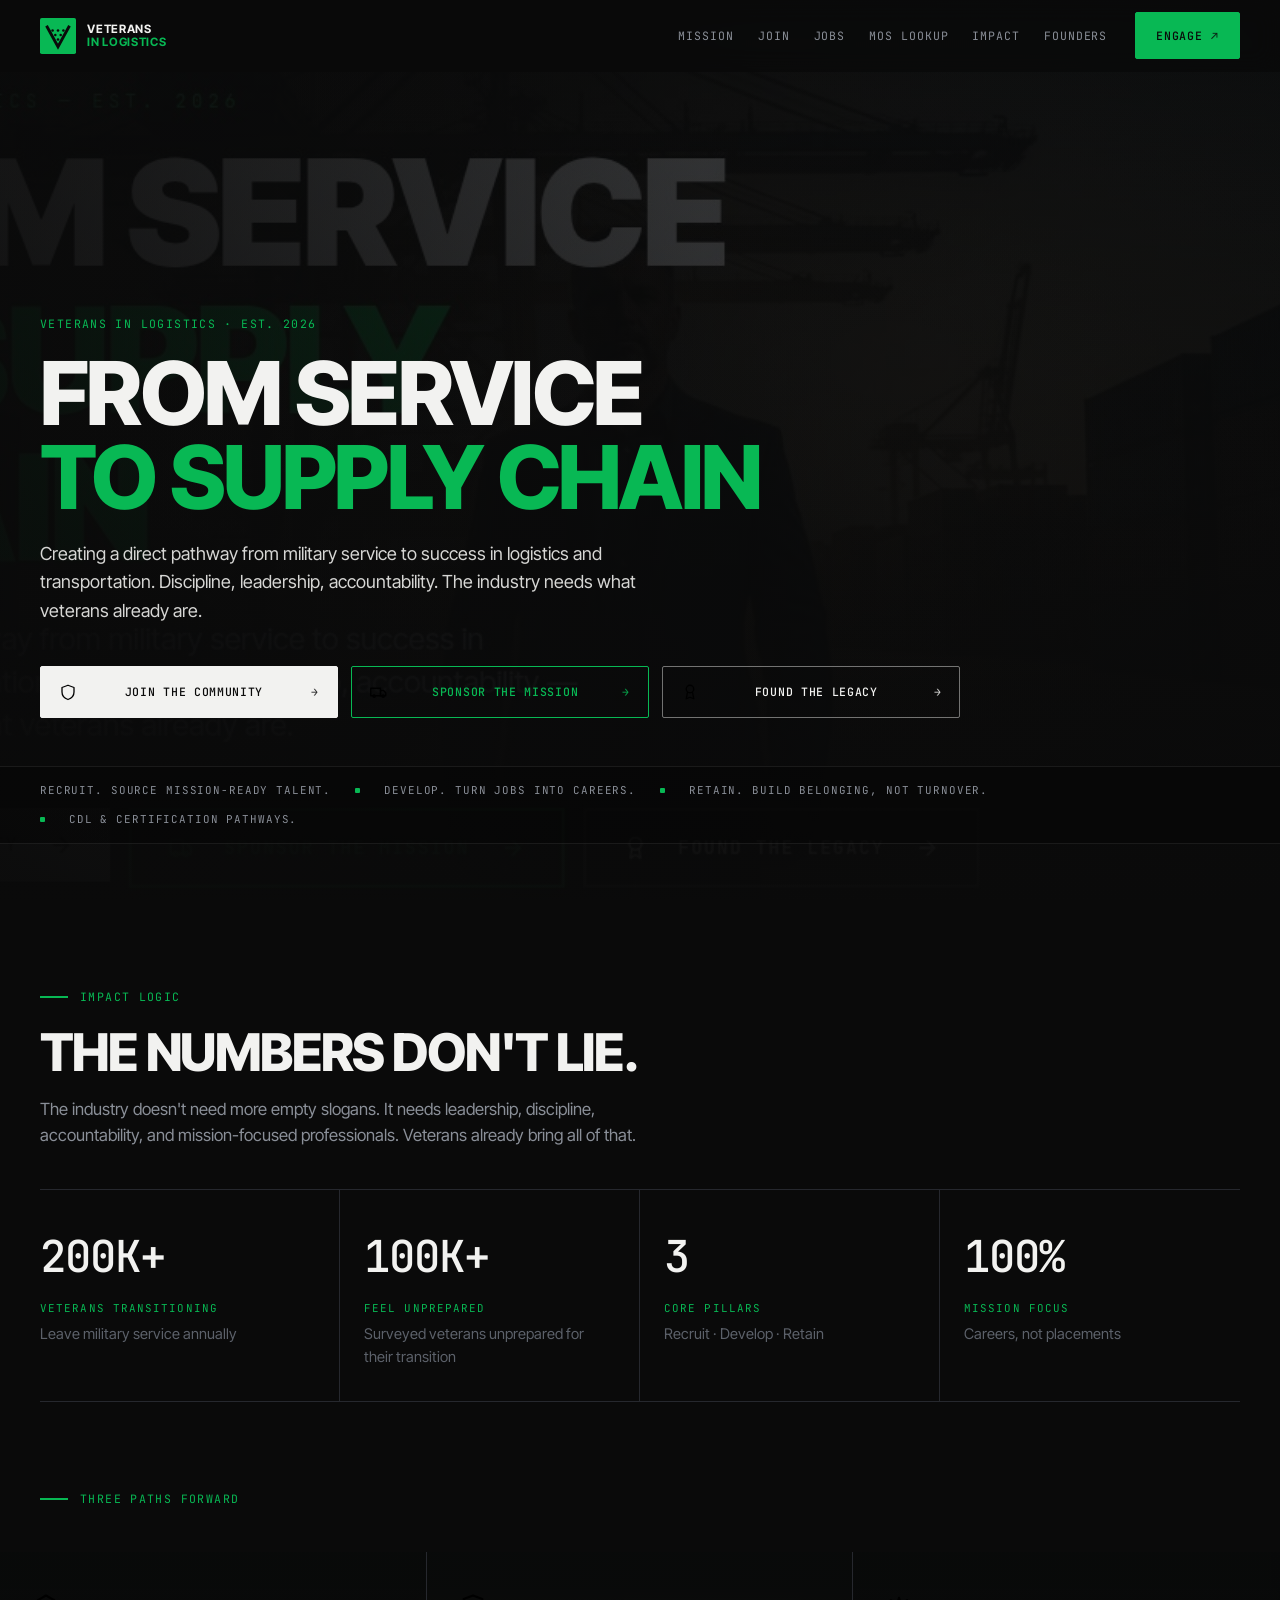
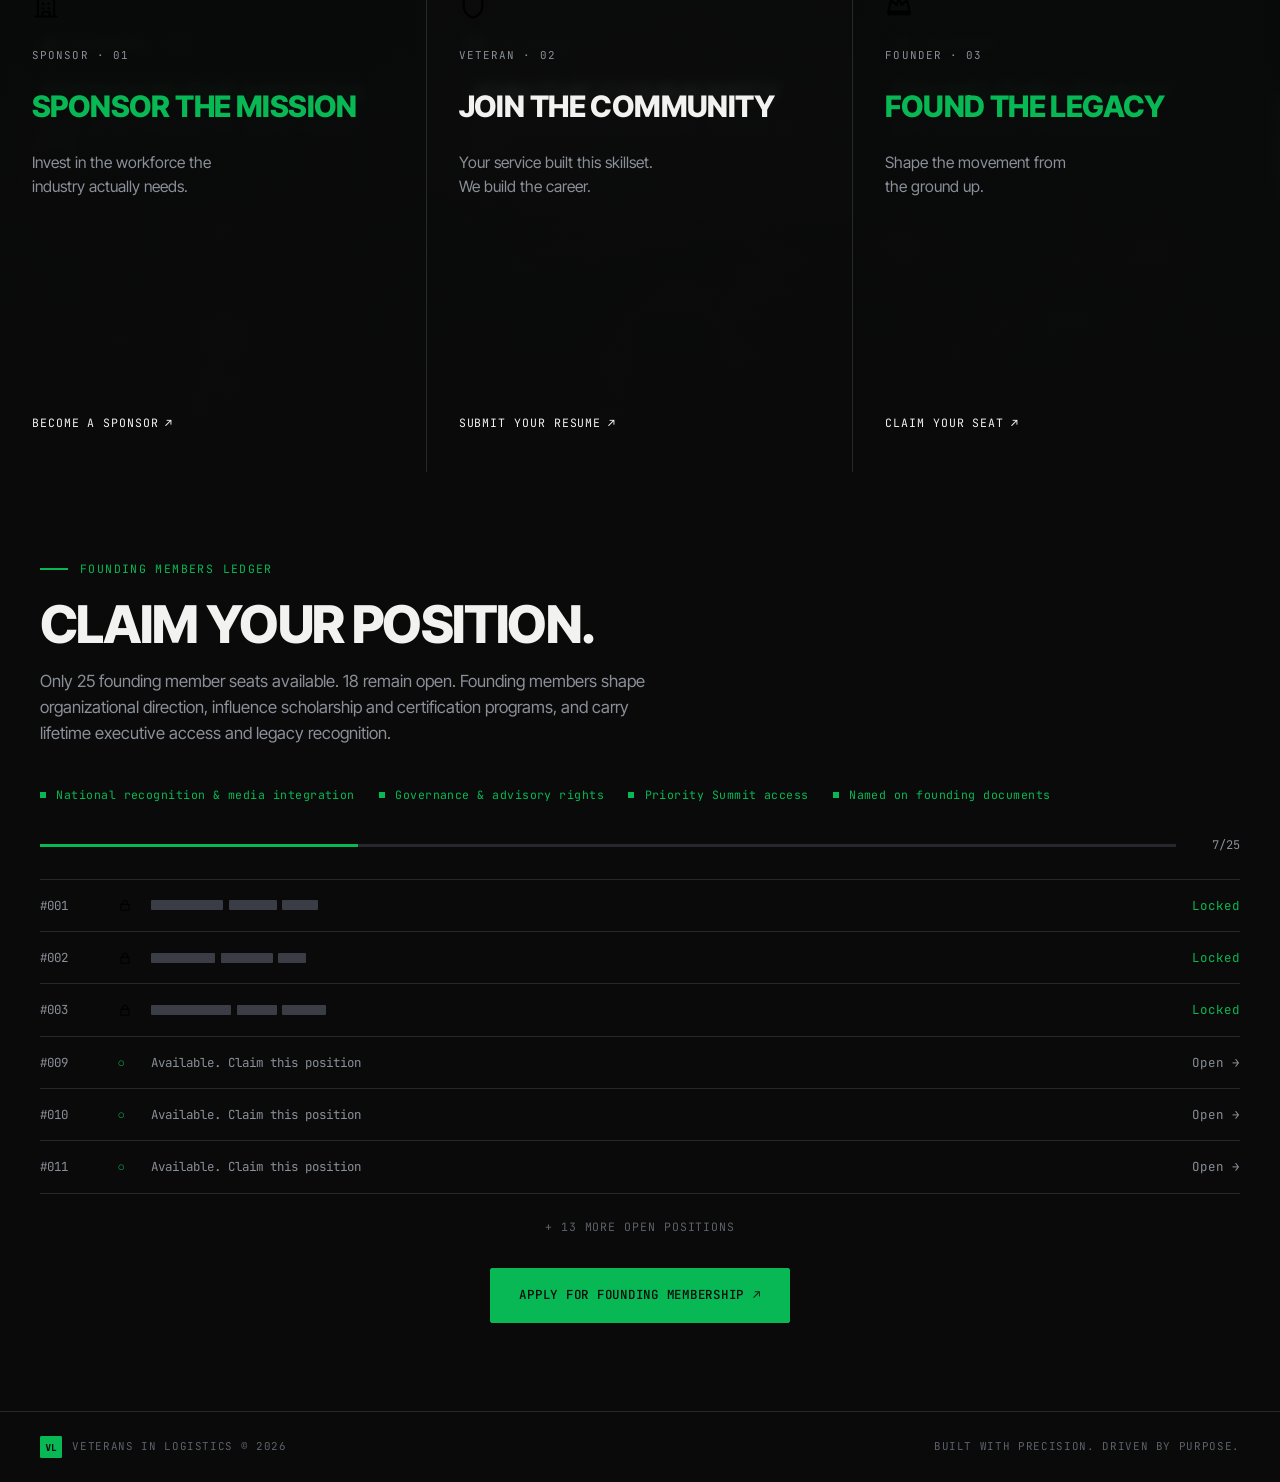
<file: index.html>
<!DOCTYPE html>
<html lang="en">
<head>
  <meta charset="utf-8" />
  <meta name="viewport" content="width=device-width, initial-scale=1" />
  <title>Veterans in Logistics | From Service to Supply Chain</title>
  <meta name="description" content="Creating a direct pathway from military service to success in logistics and transportation. Discipline, leadership, accountability. The industry needs what veterans already are." />
  <link rel="preconnect" href="https://fonts.googleapis.com" />
  <link rel="preconnect" href="https://fonts.gstatic.com" crossorigin />
  <link href="https://fonts.googleapis.com/css2?family=Inter+Tight:wght@400;500;600;700;800&family=JetBrains+Mono:wght@400;500;600;700&display=swap" rel="stylesheet" />
  <link rel="stylesheet" href="assets/css/main.css" />
  <link rel="icon" href="assets/img/logo.svg" type="image/svg+xml" />
</head>
<body>
  <header class="site-header">
    <div class="container">
      <a class="logo" href="index.html" aria-label="Veterans in Logistics home">
        <img src="assets/img/logo.svg" alt="" width="36" height="36" />
        <span class="logo-text"><span>Veterans</span><span>In Logistics</span></span>
      </a>
      <button class="nav-toggle" type="button" aria-label="Open menu" aria-expanded="false" aria-controls="site-nav">
        <span></span>
      </button>
      <nav class="nav" id="site-nav" aria-label="Primary">
        <div class="nav-links">
          <a href="#mission">Mission</a>
          <a href="join.html">Join</a>
          <a href="jobs.html">Jobs</a>
          <a href="mos.html">MOS Lookup</a>
          <a href="#impact">Impact</a>
          <a href="founders.html">Founders</a>
        </div>
        <a class="btn btn-green" href="founders.html">Engage <span class="arrow" aria-hidden="true">↗</span></a>
      </nav>
    </div>
  </header>

  <main>
    <section class="hero" id="mission" aria-label="Hero">
      <div class="hero-bg" role="img" aria-label="Port at dusk with cranes, containers, and a professional silhouette"></div>
      <div class="container">
        <p class="eyebrow no-line">Veterans in Logistics · Est. 2026</p>
        <h1 class="hero-title">
          From Service
          <span class="line-green">To Supply Chain</span>
        </h1>
        <p class="hero-lead">
          Creating a direct pathway from military service to success in logistics and transportation.
          Discipline, leadership, accountability. The industry needs what veterans already are.
        </p>
        <div class="hero-ctas">
          <a class="btn btn-solid-light" href="join.html">
            <img class="icon" src="assets/img/icon-shield.svg" alt="" />
            Join the Community
            <span class="arrow" aria-hidden="true">→</span>
          </a>
          <a class="btn btn-outline-green" href="sponsor.html">
            <img class="icon" src="assets/img/icon-truck.svg" alt="" />
            Sponsor the Mission
            <span class="arrow" aria-hidden="true">→</span>
          </a>
          <a class="btn btn-outline-light" href="founders.html">
            <img class="icon" src="assets/img/icon-award.svg" alt="" />
            Found the Legacy
            <span class="arrow" aria-hidden="true">→</span>
          </a>
        </div>
      </div>
      <div class="ticker">
        <div class="container ticker-inner">
          <span>Recruit. Source mission-ready talent.</span>
          <span>Develop. Turn jobs into careers.</span>
          <span>Retain. Build belonging, not turnover.</span>
          <span>CDL &amp; certification pathways.</span>
        </div>
      </div>
    </section>

    <section class="section" id="impact">
      <div class="container">
        <p class="section-label">Impact Logic</p>
        <h2 class="section-title">The Numbers Don't Lie.</h2>
        <p class="section-body">
          The industry doesn't need more empty slogans. It needs leadership, discipline, accountability,
          and mission-focused professionals. Veterans already bring all of that.
        </p>
        <div class="impact-grid" role="list">
          <div class="impact-item" role="listitem">
            <p class="impact-num">200K+</p>
            <p class="impact-label">Veterans Transitioning</p>
            <p class="impact-desc">Leave military service annually</p>
          </div>
          <div class="impact-item" role="listitem">
            <p class="impact-num">100K+</p>
            <p class="impact-label">Feel Unprepared</p>
            <p class="impact-desc">Surveyed veterans unprepared for their transition</p>
          </div>
          <div class="impact-item" role="listitem">
            <p class="impact-num">3</p>
            <p class="impact-label">Core Pillars</p>
            <p class="impact-desc">Recruit · Develop · Retain</p>
          </div>
          <div class="impact-item" role="listitem">
            <p class="impact-num">100%</p>
            <p class="impact-label">Mission Focus</p>
            <p class="impact-desc">Careers, not placements</p>
          </div>
        </div>
      </div>
    </section>

    <section class="paths" id="paths" aria-label="Three paths forward">
      <div class="container" style="padding-bottom: 1.5rem;">
        <p class="section-label">Three Paths Forward</p>
      </div>
      <div class="paths-grid">
        <a class="path-card path-sponsor" href="sponsor.html">
          <div class="path-top">
            <img class="path-icon" src="assets/img/icon-building.svg" alt="" />
            <p class="path-meta">Sponsor · 01</p>
            <h3 class="path-title green">Sponsor the Mission</h3>
            <p class="path-desc">Invest in the workforce the industry actually needs.</p>
          </div>
          <span class="path-link">Become a Sponsor <span aria-hidden="true">↗</span></span>
        </a>
        <a class="path-card path-veteran" href="join.html">
          <div class="path-top">
            <img class="path-icon" src="assets/img/icon-shield.svg" alt="" />
            <p class="path-meta">Veteran · 02</p>
            <h3 class="path-title">Join the Community</h3>
            <p class="path-desc">Your service built this skillset. We build the career.</p>
          </div>
          <span class="path-link">Submit Your Resume <span aria-hidden="true">↗</span></span>
        </a>
        <a class="path-card path-founder" href="founders.html">
          <div class="path-top">
            <img class="path-icon" src="assets/img/icon-crown.svg" alt="" />
            <p class="path-meta">Founder · 03</p>
            <h3 class="path-title green">Found the Legacy</h3>
            <p class="path-desc">Shape the movement from the ground up.</p>
          </div>
          <span class="path-link">Claim Your Seat <span aria-hidden="true">↗</span></span>
        </a>
      </div>
    </section>

    <section class="section" id="founders-teaser">
      <div class="container">
        <p class="section-label">Founding Members Ledger</p>
        <h2 class="section-title">Claim Your Position.</h2>
        <p class="section-body">
          Only 25 founding member seats available. 18 remain open. Founding members shape organizational
          direction, influence scholarship and certification programs, and carry lifetime executive access
          and legacy recognition.
        </p>
        <ul class="benefits">
          <li>National recognition &amp; media integration</li>
          <li>Governance &amp; advisory rights</li>
          <li>Priority Summit access</li>
          <li>Named on founding documents</li>
        </ul>
        <div class="progress-row" aria-label="7 of 25 founding seats claimed">
          <div class="progress-track"><div class="progress-fill" style="width:28%"></div></div>
          <span class="progress-count">7/25</span>
        </div>
        <div class="ledger" aria-label="Founding seats">
          <div class="ledger-row">
            <span>#001</span>
            <span class="lock" aria-hidden="true"><img src="assets/img/icon-lock.svg" alt="" width="14" height="14" /></span>
            <span class="redacted" aria-label="Locked seat"><i style="width:72px"></i><i style="width:48px"></i><i style="width:36px"></i></span>
            <span class="status">Locked</span>
          </div>
          <div class="ledger-row">
            <span>#002</span>
            <span class="lock" aria-hidden="true"><img src="assets/img/icon-lock.svg" alt="" width="14" height="14" /></span>
            <span class="redacted" aria-label="Locked seat"><i style="width:64px"></i><i style="width:52px"></i><i style="width:28px"></i></span>
            <span class="status">Locked</span>
          </div>
          <div class="ledger-row">
            <span>#003</span>
            <span class="lock" aria-hidden="true"><img src="assets/img/icon-lock.svg" alt="" width="14" height="14" /></span>
            <span class="redacted" aria-label="Locked seat"><i style="width:80px"></i><i style="width:40px"></i><i style="width:44px"></i></span>
            <span class="status">Locked</span>
          </div>
          <a class="ledger-row available" href="founders.html">
            <span>#009</span>
            <span class="lock" aria-hidden="true">○</span>
            <span>Available. Claim this position</span>
            <span class="status">Open →</span>
          </a>
          <a class="ledger-row available" href="founders.html">
            <span>#010</span>
            <span class="lock" aria-hidden="true">○</span>
            <span>Available. Claim this position</span>
            <span class="status">Open →</span>
          </a>
          <a class="ledger-row available" href="founders.html">
            <span>#011</span>
            <span class="lock" aria-hidden="true">○</span>
            <span>Available. Claim this position</span>
            <span class="status">Open →</span>
          </a>
        </div>
        <p class="ledger-more">+ 13 more open positions</p>
        <div class="ledger-cta">
          <a class="btn btn-green btn-lg" href="founders.html">
            Apply for Founding Membership
            <span class="arrow" aria-hidden="true">↗</span>
          </a>
        </div>
      </div>
    </section>
  </main>

  <footer class="site-footer">
    <div class="container footer-inner">
      <div class="footer-brand">
        <img src="assets/img/logo-mark.svg" alt="" width="22" height="22" />
        <span>Veterans in Logistics © 2026</span>
      </div>
      <span>Built with precision. Driven by purpose.</span>
    </div>
  </footer>

  <script src="assets/js/main.js"></script>
</body>
</html>
</file>
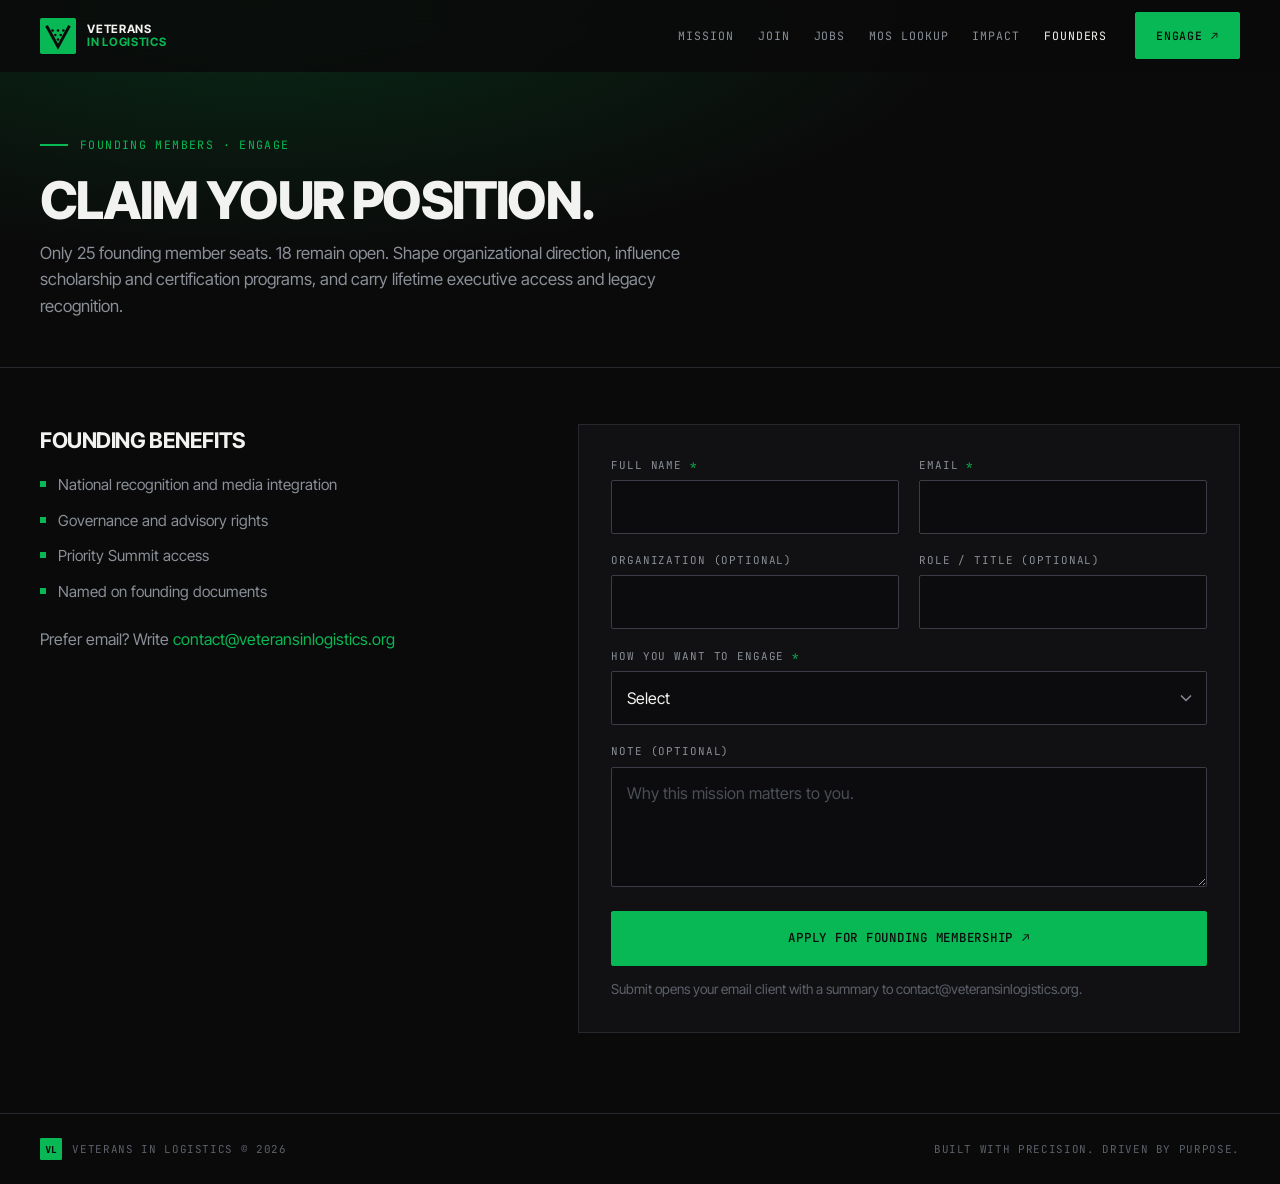
<file: engage.html>
<!DOCTYPE html>
<html lang="en">
<head>
  <meta charset="utf-8" />
  <meta http-equiv="refresh" content="0; url=founders.html" />
  <link rel="canonical" href="founders.html" />
  <title>Engage | Veterans in Logistics</title>
  <script>location.replace("founders.html");</script>
</head>
<body>
  <p><a href="founders.html">Continue to founding membership</a></p>
</body>
</html>
</file>
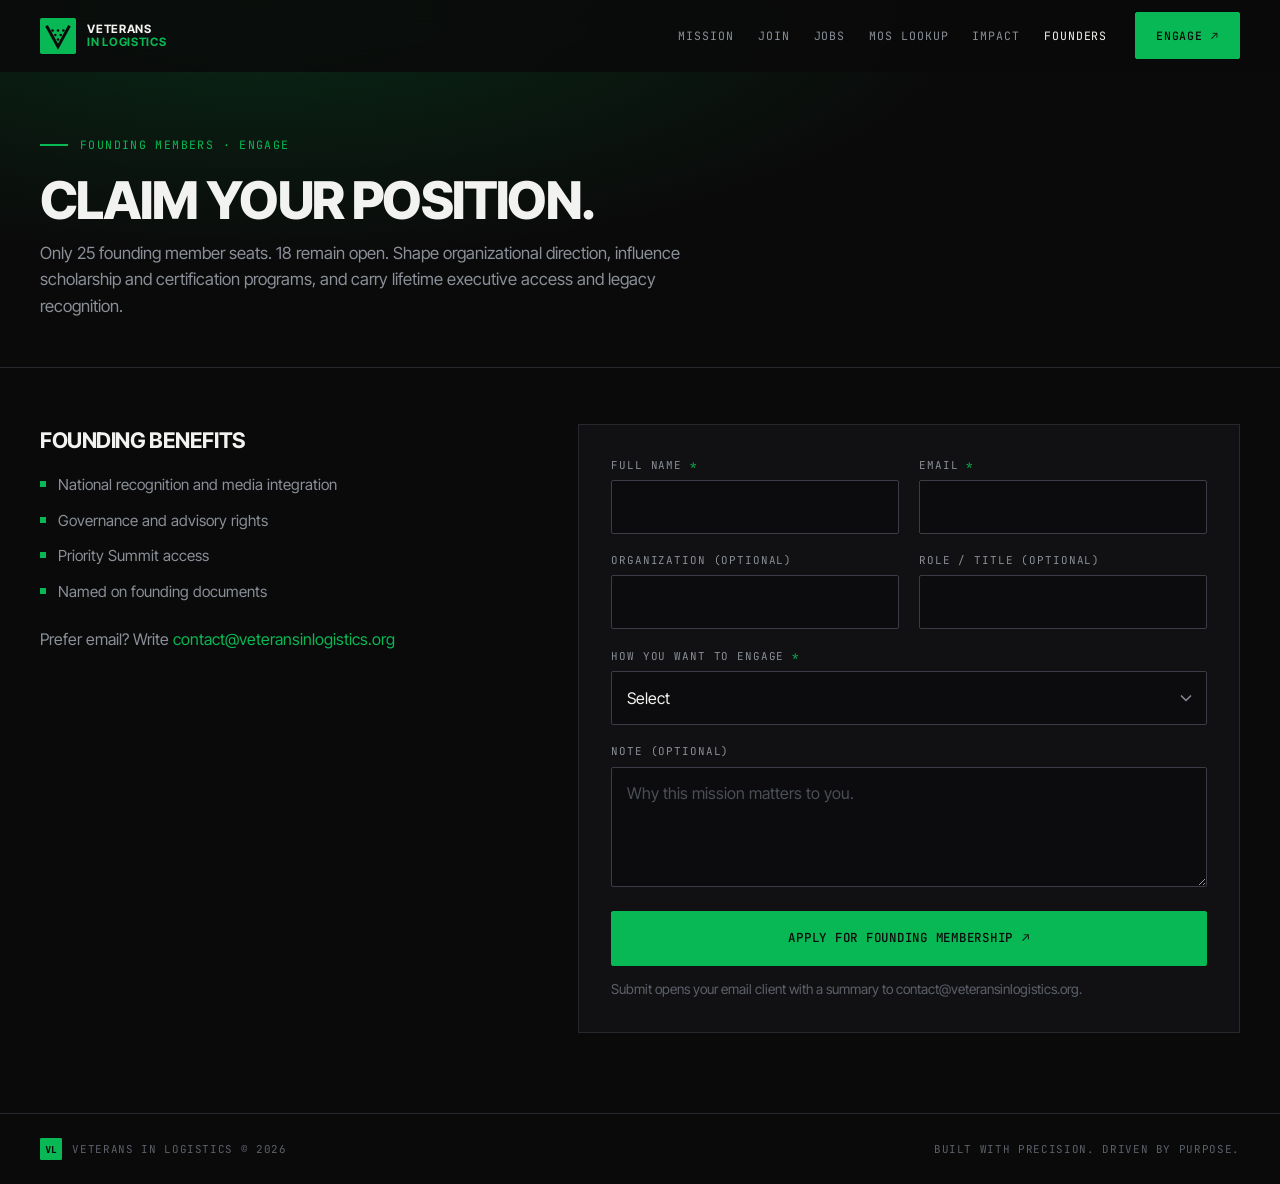
<file: founders.html>
<!DOCTYPE html>
<html lang="en">
<head>
  <meta charset="utf-8" />
  <meta name="viewport" content="width=device-width, initial-scale=1" />
  <title>Founders | Veterans in Logistics</title>
  <meta name="description" content="Apply for founding membership. Shape governance, scholarships, and the legacy of Veterans in Logistics." />
  <link rel="preconnect" href="https://fonts.googleapis.com" />
  <link rel="preconnect" href="https://fonts.gstatic.com" crossorigin />
  <link href="https://fonts.googleapis.com/css2?family=Inter+Tight:wght@400;500;600;700;800&family=JetBrains+Mono:wght@400;500;600;700&display=swap" rel="stylesheet" />
  <link rel="stylesheet" href="assets/css/main.css" />
  <link rel="icon" href="assets/img/logo.svg" type="image/svg+xml" />
</head>
<body>
  <header class="site-header">
    <div class="container">
      <a class="logo" href="index.html" aria-label="Veterans in Logistics home">
        <img src="assets/img/logo.svg" alt="" width="36" height="36" />
        <span class="logo-text"><span>Veterans</span><span>In Logistics</span></span>
      </a>
      <button class="nav-toggle" type="button" aria-label="Open menu" aria-expanded="false" aria-controls="site-nav">
        <span></span>
      </button>
      <nav class="nav" id="site-nav" aria-label="Primary">
        <div class="nav-links">
          <a href="index.html#mission">Mission</a>
          <a href="join.html">Join</a>
          <a href="jobs.html">Jobs</a>
          <a href="mos.html">MOS Lookup</a>
          <a href="index.html#impact">Impact</a>
          <a href="founders.html" aria-current="page">Founders</a>
        </div>
        <a class="btn btn-green" href="#founders-form">Engage <span class="arrow" aria-hidden="true">↗</span></a>
      </nav>
    </div>
  </header>

  <main>
    <section class="page-hero">
      <div class="container">
        <p class="section-label">Founding Members · Engage</p>
        <h1 class="section-title">Claim Your Position.</h1>
        <p class="section-body">
          Only 25 founding member seats. 18 remain open. Shape organizational direction, influence scholarship
          and certification programs, and carry lifetime executive access and legacy recognition.
        </p>
      </div>
    </section>

    <section class="form-section">
      <div class="container form-layout">
        <aside class="form-aside">
          <h2>Founding benefits</h2>
          <ul>
            <li>National recognition and media integration</li>
            <li>Governance and advisory rights</li>
            <li>Priority Summit access</li>
            <li>Named on founding documents</li>
          </ul>
          <p style="margin-top:1.5rem;">
            Prefer email? Write <a href="mailto:contact@veteransinlogistics.org" style="color:var(--green)">contact@veteransinlogistics.org</a>
          </p>
        </aside>

        <div class="form-card">
          <!--
            Formspree-ready placeholder:
              action="https://formspree.io/f/YOUR_FORM_ID"
              method="POST"
          -->
          <div class="success-panel" role="status" aria-live="polite"></div>
          <form id="founders-form" novalidate>
            <div class="form-grid">
              <div class="field">
                <label for="full_name">Full name <span class="req" aria-hidden="true">*</span></label>
                <input id="full_name" name="full_name" type="text" autocomplete="name" required />
              </div>
              <div class="field">
                <label for="email">Email <span class="req" aria-hidden="true">*</span></label>
                <input id="email" name="email" type="email" autocomplete="email" required />
              </div>
              <div class="field">
                <label for="organization">Organization <span class="hint-inline">(optional)</span></label>
                <input id="organization" name="organization" type="text" autocomplete="organization" />
              </div>
              <div class="field">
                <label for="title">Role / title <span class="hint-inline">(optional)</span></label>
                <input id="title" name="title" type="text" />
              </div>
              <div class="field full">
                <label for="engagement">How you want to engage <span class="req" aria-hidden="true">*</span></label>
                <select id="engagement" name="engagement" required>
                  <option value="">Select</option>
                  <option>Founding membership seat</option>
                  <option>Corporate sponsorship + founding</option>
                  <option>Advisory / governance interest</option>
                  <option>Not sure yet. Tell me more</option>
                </select>
              </div>
              <div class="field full">
                <label for="note">Note <span class="hint-inline">(optional)</span></label>
                <textarea id="note" name="note" placeholder="Why this mission matters to you."></textarea>
              </div>
            </div>
            <div class="form-actions">
              <button class="btn btn-green btn-lg btn-block" type="submit">
                Apply for Founding Membership
                <span class="arrow" aria-hidden="true">↗</span>
              </button>
              <p class="form-note">
                Submit opens your email client with a summary to contact@veteransinlogistics.org.
              </p>
            </div>
          </form>
        </div>
      </div>
    </section>
  </main>

  <footer class="site-footer">
    <div class="container footer-inner">
      <div class="footer-brand">
        <img src="assets/img/logo-mark.svg" alt="" width="22" height="22" />
        <span>Veterans in Logistics © 2026</span>
      </div>
      <span>Built with precision. Driven by purpose.</span>
    </div>
  </footer>
  <script src="assets/js/main.js"></script>
</body>
</html>
</file>
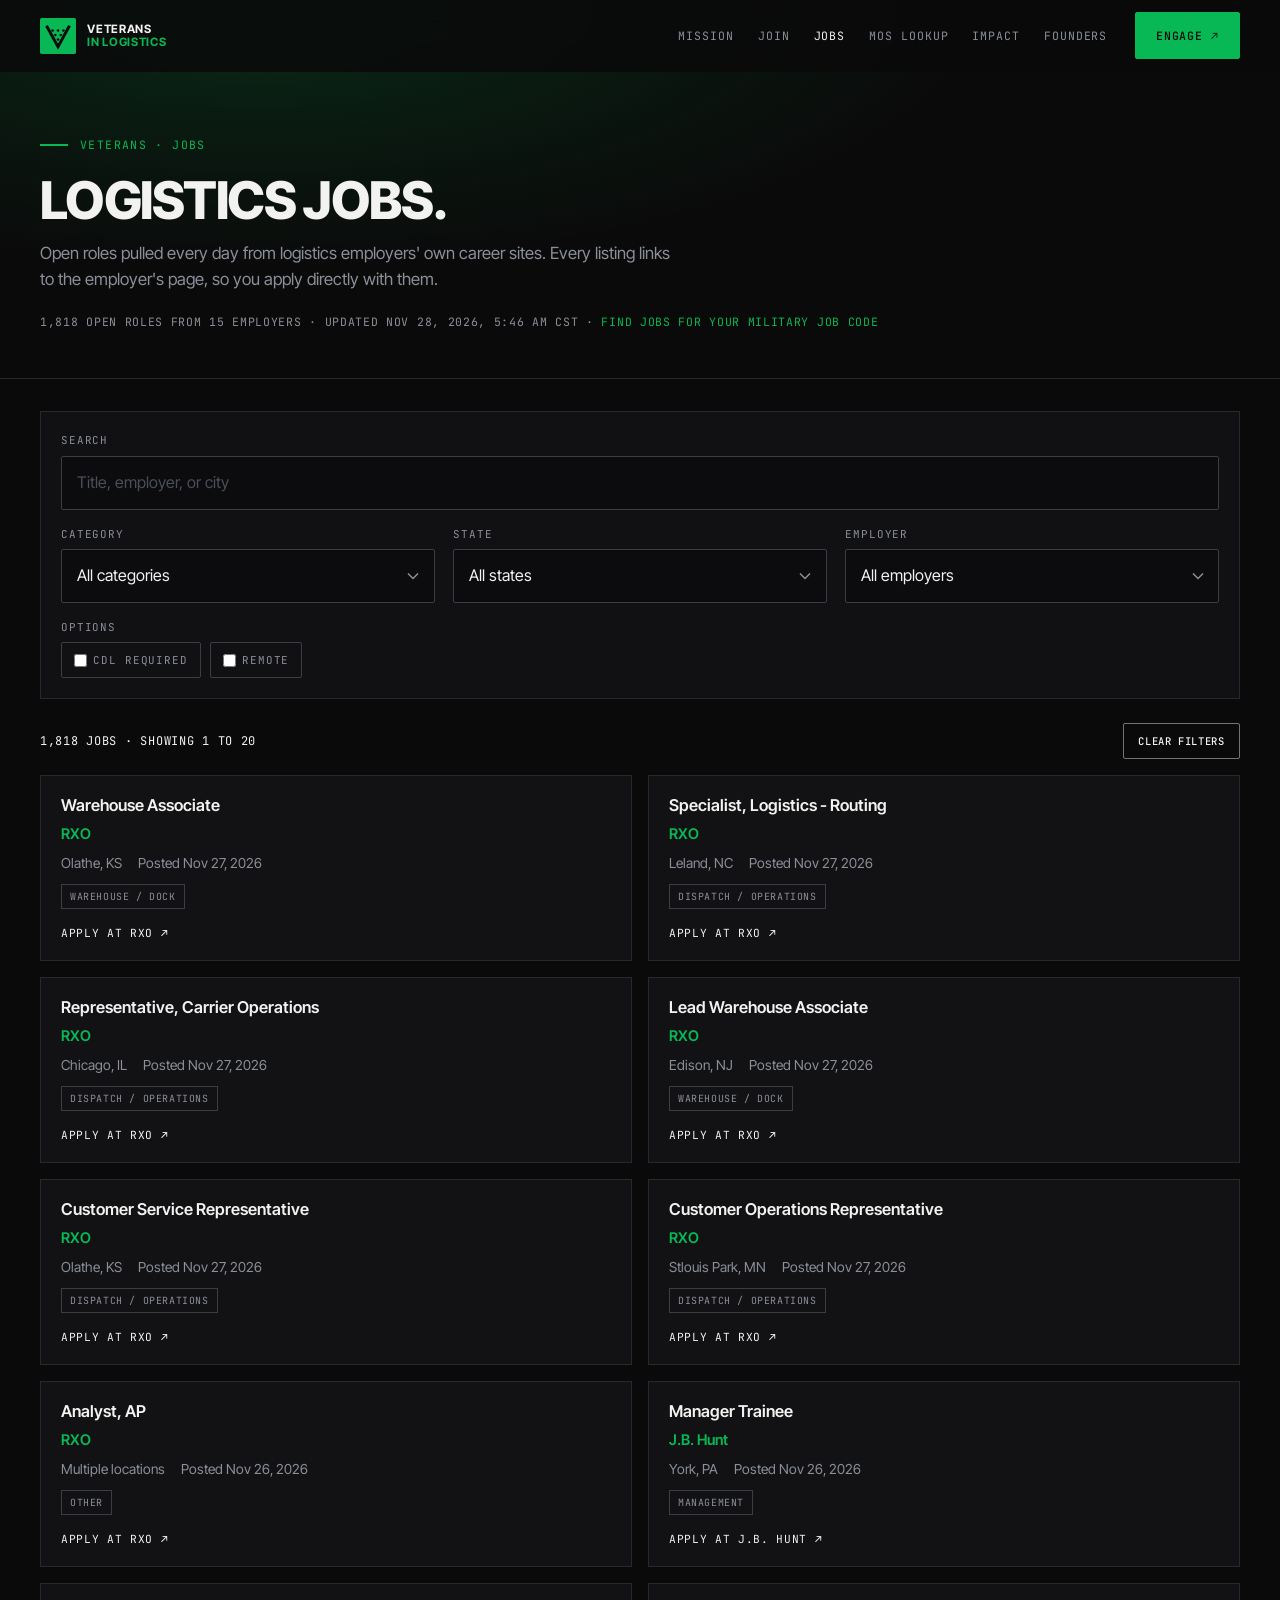
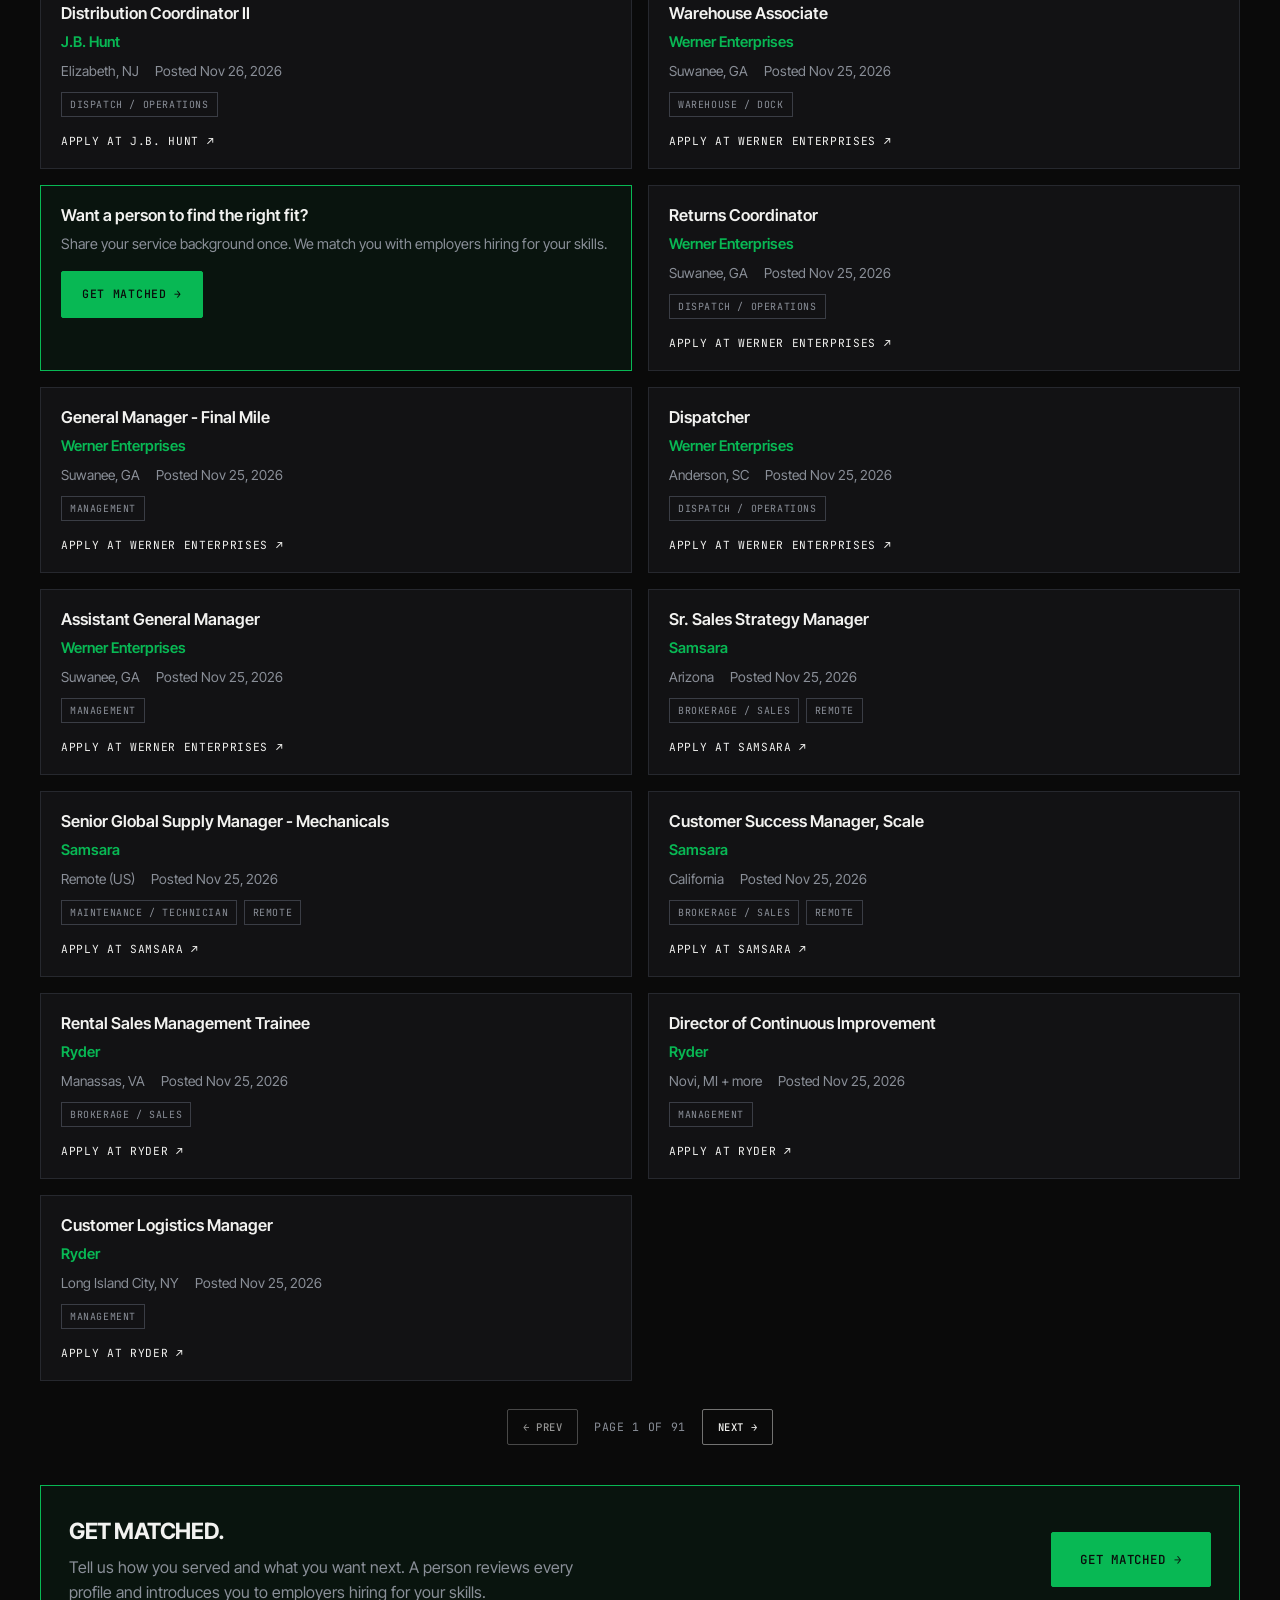
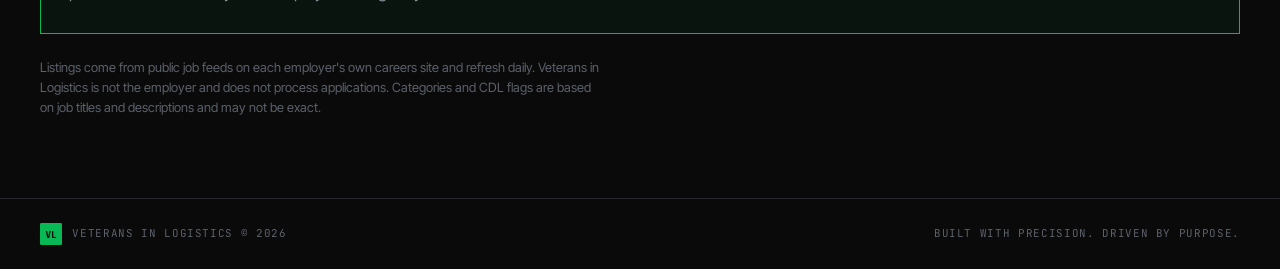
<file: jobs.html>
<!DOCTYPE html>
<html lang="en">
<head>
  <meta charset="utf-8" />
  <meta name="viewport" content="width=device-width, initial-scale=1" />
  <title>Jobs | Veterans in Logistics</title>
  <meta name="description" content="Live logistics job openings from employer career sites. Filter by state, category, CDL, and remote." />
  <link rel="preconnect" href="https://fonts.googleapis.com" />
  <link rel="preconnect" href="https://fonts.gstatic.com" crossorigin />
  <link href="https://fonts.googleapis.com/css2?family=Inter+Tight:wght@400;500;600;700;800&family=JetBrains+Mono:wght@400;500;600;700&display=swap" rel="stylesheet" />
  <link rel="stylesheet" href="assets/css/main.css" />
  <link rel="icon" href="assets/img/logo.svg" type="image/svg+xml" />
</head>
<body>
  <header class="site-header">
    <div class="container">
      <a class="logo" href="index.html" aria-label="Veterans in Logistics home">
        <img src="assets/img/logo.svg" alt="" width="36" height="36" />
        <span class="logo-text"><span>Veterans</span><span>In Logistics</span></span>
      </a>
      <button class="nav-toggle" type="button" aria-label="Open menu" aria-expanded="false" aria-controls="site-nav">
        <span></span>
      </button>
      <nav class="nav" id="site-nav" aria-label="Primary">
        <div class="nav-links">
          <a href="index.html#mission">Mission</a>
          <a href="join.html">Join</a>
          <a href="jobs.html" aria-current="page">Jobs</a>
          <a href="mos.html">MOS Lookup</a>
          <a href="index.html#impact">Impact</a>
          <a href="founders.html">Founders</a>
        </div>
        <a class="btn btn-green" href="founders.html">Engage <span class="arrow" aria-hidden="true">↗</span></a>
      </nav>
    </div>
  </header>

  <main>
    <section class="page-hero">
      <div class="container">
        <p class="section-label">Veterans · Jobs</p>
        <h1 class="section-title">Logistics Jobs.</h1>
        <p class="section-body">
          Open roles pulled every day from logistics employers' own career sites. Every listing links to the employer's
          page, so you apply directly with them.
        </p>
        <p class="jobs-meta"><span id="jobs-updated">Loading jobs...</span> · <a href="mos.html">Find jobs for your military job code</a></p>
      </div>
    </section>

    <section class="jobs-section">
      <div class="container">
        <form class="filter-bar" id="job-filters" role="search" aria-label="Filter jobs">
          <div class="field filter-search">
            <label for="f-q">Search</label>
            <input id="f-q" name="q" type="search" placeholder="Title, employer, or city" autocomplete="off" />
          </div>
          <div class="field">
            <label for="f-cat">Category</label>
            <select id="f-cat" name="cat"><option value="">All categories</option></select>
          </div>
          <div class="field">
            <label for="f-state">State</label>
            <select id="f-state" name="state"><option value="">All states</option></select>
          </div>
          <div class="field">
            <label for="f-emp">Employer</label>
            <select id="f-emp" name="emp"><option value="">All employers</option></select>
          </div>
          <div class="field filter-checks">
            <span class="filter-checks-label">Options</span>
            <div class="check-group">
              <label class="check-pill"><input type="checkbox" name="cdl" value="1" id="f-cdl" /> CDL required</label>
              <label class="check-pill"><input type="checkbox" name="remote" value="1" id="f-remote" /> Remote</label>
            </div>
          </div>
          <button class="sr-only" type="submit">Search jobs</button>
        </form>
        <div class="results-bar">
          <p class="results-count" id="results-count" aria-live="polite"></p>
          <button class="btn btn-outline-light btn-sm" type="button" id="f-clear">Clear filters</button>
        </div>
        <p class="soc-note" id="soc-note" hidden></p>
        <ol class="job-list" id="job-list"></ol>
        <nav class="pager" id="pager" aria-label="Job results pages"></nav>
        <div class="cta-card">
          <div>
            <h2>Get matched.</h2>
            <p>Tell us how you served and what you want next. A person reviews every profile and introduces you to employers hiring for your skills.</p>
          </div>
          <a class="btn btn-green btn-lg" href="join.html">Get Matched <span class="arrow" aria-hidden="true">→</span></a>
        </div>
        <p class="jobs-source" id="jobs-source"></p>
      </div>
    </section>
  </main>

  <footer class="site-footer">
    <div class="container footer-inner">
      <div class="footer-brand">
        <img src="assets/img/logo-mark.svg" alt="" width="22" height="22" />
        <span>Veterans in Logistics © 2026</span>
      </div>
      <span>Built with precision. Driven by purpose.</span>
    </div>
  </footer>
  <script src="assets/js/main.js"></script>
  <script src="assets/js/jobs.js"></script>
</body>
</html>
</file>
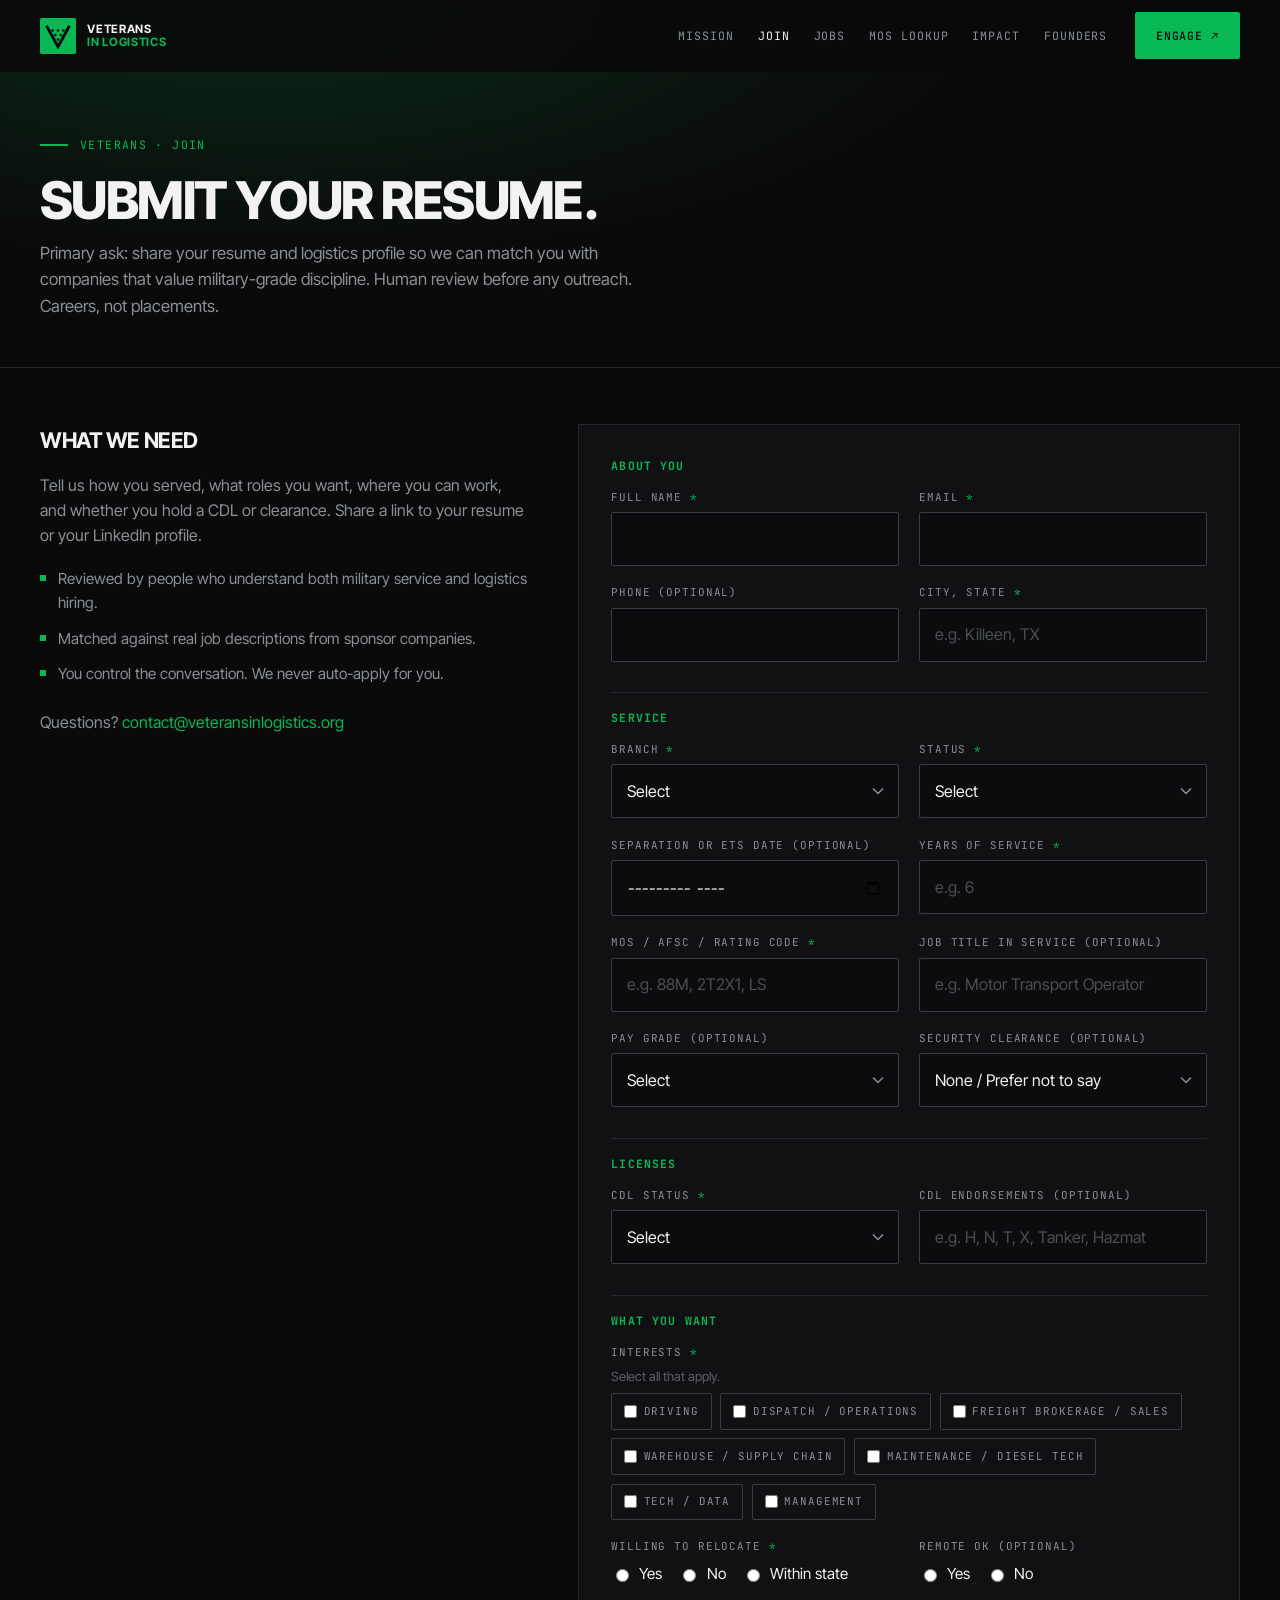
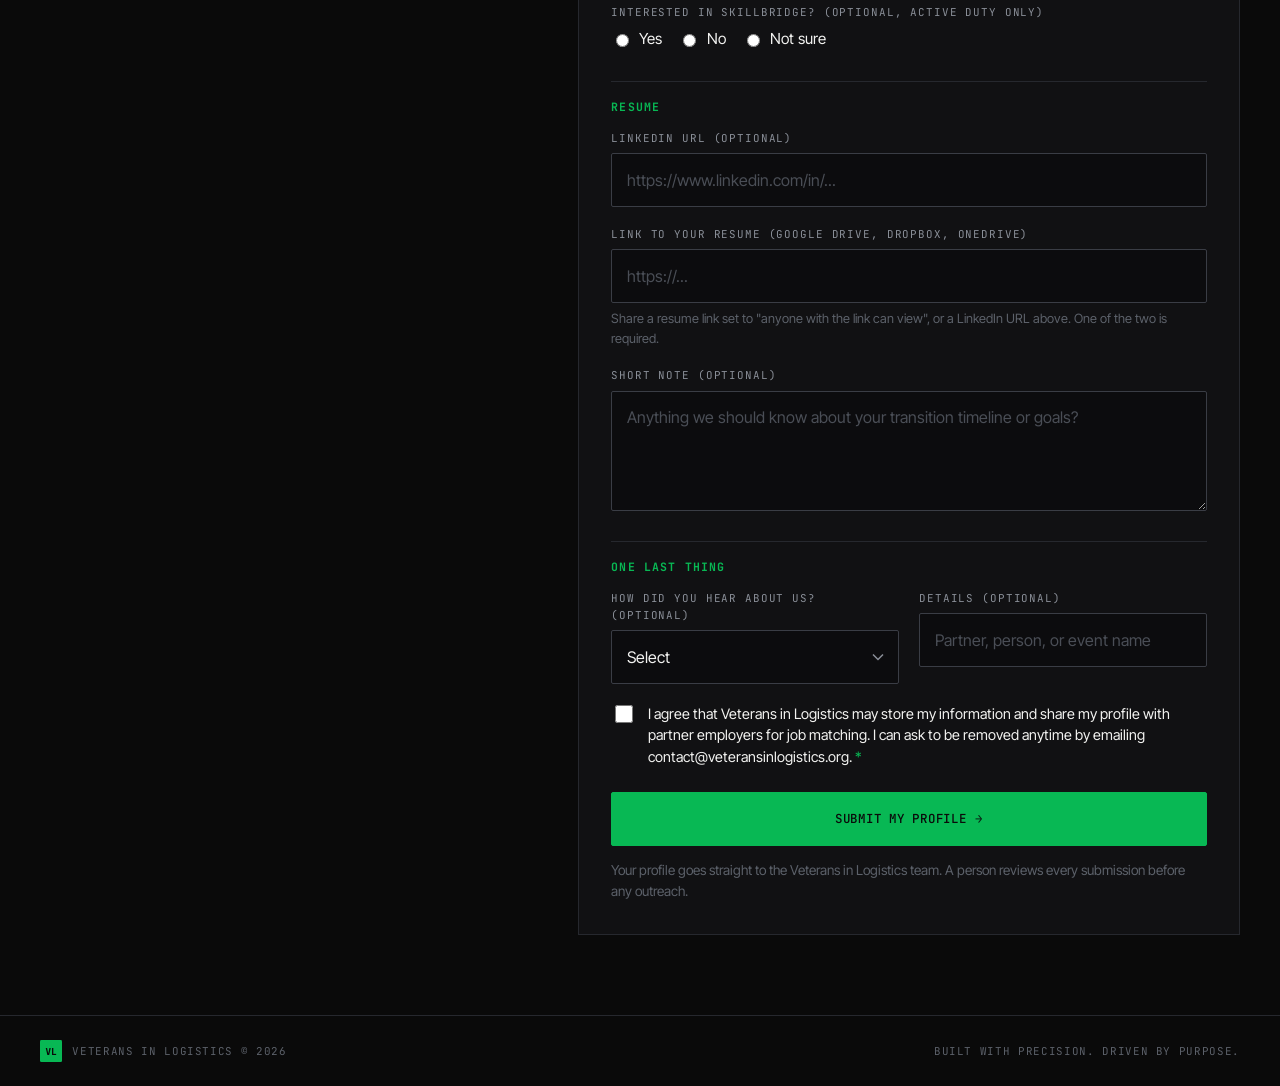
<file: join.html>
<!DOCTYPE html>
<html lang="en">
<head>
  <meta charset="utf-8" />
  <meta name="referrer" content="no-referrer-when-downgrade" />
  <meta name="viewport" content="width=device-width, initial-scale=1" />
  <title>Join | Veterans in Logistics</title>
  <meta name="description" content="Request review of your veteran resume and logistics profile. MOS, clearance, CDL, preferred roles, and locations." />
  <link rel="preconnect" href="https://fonts.googleapis.com" />
  <link rel="preconnect" href="https://fonts.gstatic.com" crossorigin />
  <link href="https://fonts.googleapis.com/css2?family=Inter+Tight:wght@400;500;600;700;800&family=JetBrains+Mono:wght@400;500;600;700&display=swap" rel="stylesheet" />
  <link rel="stylesheet" href="assets/css/main.css" />
  <link rel="icon" href="assets/img/logo.svg" type="image/svg+xml" />
</head>
<body>
  <header class="site-header">
    <div class="container">
      <a class="logo" href="index.html" aria-label="Veterans in Logistics home">
        <img src="assets/img/logo.svg" alt="" width="36" height="36" />
        <span class="logo-text"><span>Veterans</span><span>In Logistics</span></span>
      </a>
      <button class="nav-toggle" type="button" aria-label="Open menu" aria-expanded="false" aria-controls="site-nav">
        <span></span>
      </button>
      <nav class="nav" id="site-nav" aria-label="Primary">
        <div class="nav-links">
          <a href="index.html#mission">Mission</a>
          <a href="join.html" aria-current="page">Join</a>
          <a href="jobs.html">Jobs</a>
          <a href="mos.html">MOS Lookup</a>
          <a href="index.html#impact">Impact</a>
          <a href="founders.html">Founders</a>
        </div>
        <a class="btn btn-green" href="founders.html">Engage <span class="arrow" aria-hidden="true">↗</span></a>
      </nav>
    </div>
  </header>

  <main>
    <section class="page-hero">
      <div class="container">
        <p class="section-label">Veterans · Join</p>
        <h1 class="section-title">Submit Your Resume.</h1>
        <p class="section-body">
          Primary ask: share your resume and logistics profile so we can match you with companies that value
          military-grade discipline. Human review before any outreach. Careers, not placements.
        </p>
      </div>
    </section>

    <section class="form-section">
      <div class="container form-layout">
        <aside class="form-aside">
          <h2>What we need</h2>
          <p>
            Tell us how you served, what roles you want, where you can work, and whether you hold a CDL or clearance.
            Share a link to your resume or your LinkedIn profile.
          </p>
          <ul>
            <li>Reviewed by people who understand both military service and logistics hiring.</li>
            <li>Matched against real job descriptions from sponsor companies.</li>
            <li>You control the conversation. We never auto-apply for you.</li>
          </ul>
          <p style="margin-top:1.5rem;">
            Questions? <a href="mailto:contact@veteransinlogistics.org" style="color:var(--green)">contact@veteransinlogistics.org</a>
          </p>
        </aside>

        <div class="form-card">
          <div class="success-panel" role="status" aria-live="polite"></div>
          <form id="join-form" action="https://formsubmit.co/60f3451a7dabcabba92fca302f1c7296" method="POST" data-form="join" data-subject="VIL veteran signup" novalidate>
            <input type="hidden" name="_subject" value="VIL veteran signup" />
            <input type="hidden" name="_template" value="table" />
            <input type="hidden" name="_captcha" value="false" />
            <input type="hidden" name="form_name" value="join" />
            <input type="hidden" name="page" value="" />
            <input type="hidden" name="utm_source" value="" />
            <input type="hidden" name="utm_medium" value="" />
            <input type="hidden" name="utm_campaign" value="" />
            <div class="hp-field" aria-hidden="true">
              <label for="join_honey">Leave this field empty</label>
              <input id="join_honey" type="text" name="_honey" tabindex="-1" autocomplete="off" />
            </div>

            <div class="form-grid">
              <h3 class="form-subhead">About you</h3>
              <div class="field">
                <label for="full_name">Full name <span class="req" aria-hidden="true">*</span></label>
                <input id="full_name" name="full_name" type="text" autocomplete="name" required />
              </div>
              <div class="field">
                <label for="email">Email <span class="req" aria-hidden="true">*</span></label>
                <input id="email" name="email" type="email" autocomplete="email" required />
              </div>
              <div class="field">
                <label for="phone">Phone <span class="hint-inline">(optional)</span></label>
                <input id="phone" name="phone" type="tel" autocomplete="tel" />
              </div>
              <div class="field">
                <label for="city_state">City, state <span class="req" aria-hidden="true">*</span></label>
                <input id="city_state" name="city_state" type="text" autocomplete="address-level2" placeholder="e.g. Killeen, TX" required />
              </div>

              <h3 class="form-subhead">Service</h3>
              <div class="field">
                <label for="branch">Branch <span class="req" aria-hidden="true">*</span></label>
                <select id="branch" name="branch" required>
                  <option value="">Select</option>
                  <option>Army</option>
                  <option>Navy</option>
                  <option>Air Force</option>
                  <option>Marine Corps</option>
                  <option>Coast Guard</option>
                  <option>Space Force</option>
                  <option>National Guard / Reserve</option>
                </select>
              </div>
              <div class="field">
                <label for="status">Status <span class="req" aria-hidden="true">*</span></label>
                <select id="status" name="status" required>
                  <option value="">Select</option>
                  <option>Active duty, transitioning</option>
                  <option>Veteran</option>
                  <option>Guard / Reserve</option>
                  <option>Military spouse</option>
                </select>
              </div>
              <div class="field">
                <label for="separation_date">Separation or ETS date <span class="hint-inline">(optional)</span></label>
                <input id="separation_date" name="separation_date" type="month" />
              </div>
              <div class="field">
                <label for="years_of_service">Years of service <span class="req" aria-hidden="true">*</span></label>
                <input id="years_of_service" name="years_of_service" type="number" min="0" max="45" step="1" inputmode="numeric" placeholder="e.g. 6" required />
              </div>
              <div class="field">
                <label for="mos_code">MOS / AFSC / rating code <span class="req" aria-hidden="true">*</span></label>
                <input id="mos_code" name="mos_code" type="text" placeholder="e.g. 88M, 2T2X1, LS" required />
              </div>
              <div class="field">
                <label for="mos_title">Job title in service <span class="hint-inline">(optional)</span></label>
                <input id="mos_title" name="mos_title" type="text" placeholder="e.g. Motor Transport Operator" />
              </div>
              <div class="field">
                <label for="pay_grade">Pay grade <span class="hint-inline">(optional)</span></label>
                <select id="pay_grade" name="pay_grade">
                  <option value="">Select</option>
                  <option>E-1 to E-3</option>
                  <option>E-4</option>
                  <option>E-5</option>
                  <option>E-6</option>
                  <option>E-7</option>
                  <option>E-8 to E-9</option>
                  <option>W-1 to W-5</option>
                  <option>O-1 to O-3</option>
                  <option>O-4 to O-6</option>
                  <option>O-7 and above</option>
                  <option>Not applicable</option>
                </select>
              </div>
              <div class="field">
                <label for="clearance">Security clearance <span class="hint-inline">(optional)</span></label>
                <select id="clearance" name="clearance">
                  <option value="">None / Prefer not to say</option>
                  <option>Confidential</option>
                  <option>Secret</option>
                  <option>Top Secret</option>
                  <option>TS/SCI</option>
                  <option>Expired or inactive</option>
                </select>
              </div>

              <h3 class="form-subhead">Licenses</h3>
              <div class="field">
                <label for="cdl_status">CDL status <span class="req" aria-hidden="true">*</span></label>
                <select id="cdl_status" name="cdl_status" required>
                  <option value="">Select</option>
                  <option>None</option>
                  <option>Permit (CLP)</option>
                  <option>Class A</option>
                  <option>Class B</option>
                  <option>Class C</option>
                </select>
              </div>
              <div class="field">
                <label for="cdl_endorsements">CDL endorsements <span class="hint-inline">(optional)</span></label>
                <input id="cdl_endorsements" name="cdl_endorsements" type="text" placeholder="e.g. H, N, T, X, Tanker, Hazmat" />
              </div>

              <h3 class="form-subhead">What you want</h3>
              <div class="field full">
                <label id="interests_label">Interests <span class="req" aria-hidden="true">*</span></label>
                <p class="hint">Select all that apply.</p>
                <div class="check-group" role="group" aria-labelledby="interests_label" data-required-group="interests">
                  <label class="check-pill"><input type="checkbox" name="interests" value="Driving" /> Driving</label>
                  <label class="check-pill"><input type="checkbox" name="interests" value="Dispatch / operations" /> Dispatch / operations</label>
                  <label class="check-pill"><input type="checkbox" name="interests" value="Freight brokerage / sales" /> Freight brokerage / sales</label>
                  <label class="check-pill"><input type="checkbox" name="interests" value="Warehouse / supply chain" /> Warehouse / supply chain</label>
                  <label class="check-pill"><input type="checkbox" name="interests" value="Maintenance / diesel tech" /> Maintenance / diesel tech</label>
                  <label class="check-pill"><input type="checkbox" name="interests" value="Tech / data" /> Tech / data</label>
                  <label class="check-pill"><input type="checkbox" name="interests" value="Management" /> Management</label>
                </div>
              </div>
              <div class="field">
                <label id="relocate_label">Willing to relocate <span class="req" aria-hidden="true">*</span></label>
                <div class="radio-row" role="radiogroup" aria-labelledby="relocate_label">
                  <label><input type="radio" name="relocate" value="Yes" required /> Yes</label>
                  <label><input type="radio" name="relocate" value="No" /> No</label>
                  <label><input type="radio" name="relocate" value="Within state" /> Within state</label>
                </div>
              </div>
              <div class="field">
                <label id="remote_label">Remote OK <span class="hint-inline">(optional)</span></label>
                <div class="radio-row" role="radiogroup" aria-labelledby="remote_label">
                  <label><input type="radio" name="remote_ok" value="Yes" /> Yes</label>
                  <label><input type="radio" name="remote_ok" value="No" /> No</label>
                </div>
              </div>
              <div class="field full">
                <label id="skillbridge_label">Interested in SkillBridge? <span class="hint-inline">(optional, active duty only)</span></label>
                <div class="radio-row" role="radiogroup" aria-labelledby="skillbridge_label">
                  <label><input type="radio" name="skillbridge" value="Yes" /> Yes</label>
                  <label><input type="radio" name="skillbridge" value="No" /> No</label>
                  <label><input type="radio" name="skillbridge" value="Not sure" /> Not sure</label>
                </div>
              </div>

              <h3 class="form-subhead">Resume</h3>
              <div class="field full">
                <label for="linkedin">LinkedIn URL <span class="hint-inline">(optional)</span></label>
                <input id="linkedin" name="linkedin" type="url" placeholder="https://www.linkedin.com/in/..." />
              </div>
              <div class="field full">
                <label for="resume_url">Link to your resume <span class="hint-inline">(Google Drive, Dropbox, OneDrive)</span></label>
                <input id="resume_url" name="resume_url" type="url" placeholder="https://..." />
                <p class="hint">Share a resume link set to "anyone with the link can view", or a LinkedIn URL above. One of the two is required.</p>
              </div>
              <div class="field full">
                <label for="note">Short note <span class="hint-inline">(optional)</span></label>
                <textarea id="note" name="note" placeholder="Anything we should know about your transition timeline or goals?"></textarea>
              </div>

              <h3 class="form-subhead">One last thing</h3>
              <div class="field">
                <label for="heard_from">How did you hear about us? <span class="hint-inline">(optional)</span></label>
                <select id="heard_from" name="heard_from" data-utm-prefill="true">
                  <option value="">Select</option>
                  <option value="Instagram">Instagram</option>
                  <option value="Facebook">Facebook</option>
                  <option value="LinkedIn">LinkedIn</option>
                  <option value="TikTok">TikTok</option>
                  <option value="YouTube">YouTube</option>
                  <option value="X">X (Twitter)</option>
                  <option value="Reddit">Reddit</option>
                  <option value="Partner organization">Partner organization</option>
                  <option value="Friend or coworker">Friend or coworker</option>
                  <option value="Event">Event</option>
                  <option value="Search">Search engine</option>
                  <option value="Other">Other</option>
                </select>
              </div>
              <div class="field">
                <label for="heard_from_other">Details <span class="hint-inline">(optional)</span></label>
                <input id="heard_from_other" name="heard_from_other" type="text" placeholder="Partner, person, or event name" />
              </div>
              <div class="field full">
                <label class="consent-row" for="consent">
                  <input id="consent" name="consent" type="checkbox" value="Agreed" required />
                  <span>I agree that Veterans in Logistics may store my information and share my profile with partner employers for job matching. I can ask to be removed anytime by emailing contact@veteransinlogistics.org. <span class="req" aria-hidden="true">*</span></span>
                </label>
              </div>
            </div>
            <div class="form-actions">
              <div class="form-error" role="alert"></div>
              <button class="btn btn-green btn-lg btn-block" type="submit">
                Submit My Profile
                <span class="arrow" aria-hidden="true">→</span>
              </button>
              <p class="form-note">
                Your profile goes straight to the Veterans in Logistics team. A person reviews every submission before any outreach.
              </p>
            </div>
          </form>
        </div>
      </div>
    </section>
  </main>

  <footer class="site-footer">
    <div class="container footer-inner">
      <div class="footer-brand">
        <img src="assets/img/logo-mark.svg" alt="" width="22" height="22" />
        <span>Veterans in Logistics © 2026</span>
      </div>
      <span>Built with precision. Driven by purpose.</span>
    </div>
  </footer>
  <script src="assets/js/main.js"></script>
</body>
</html>
</file>
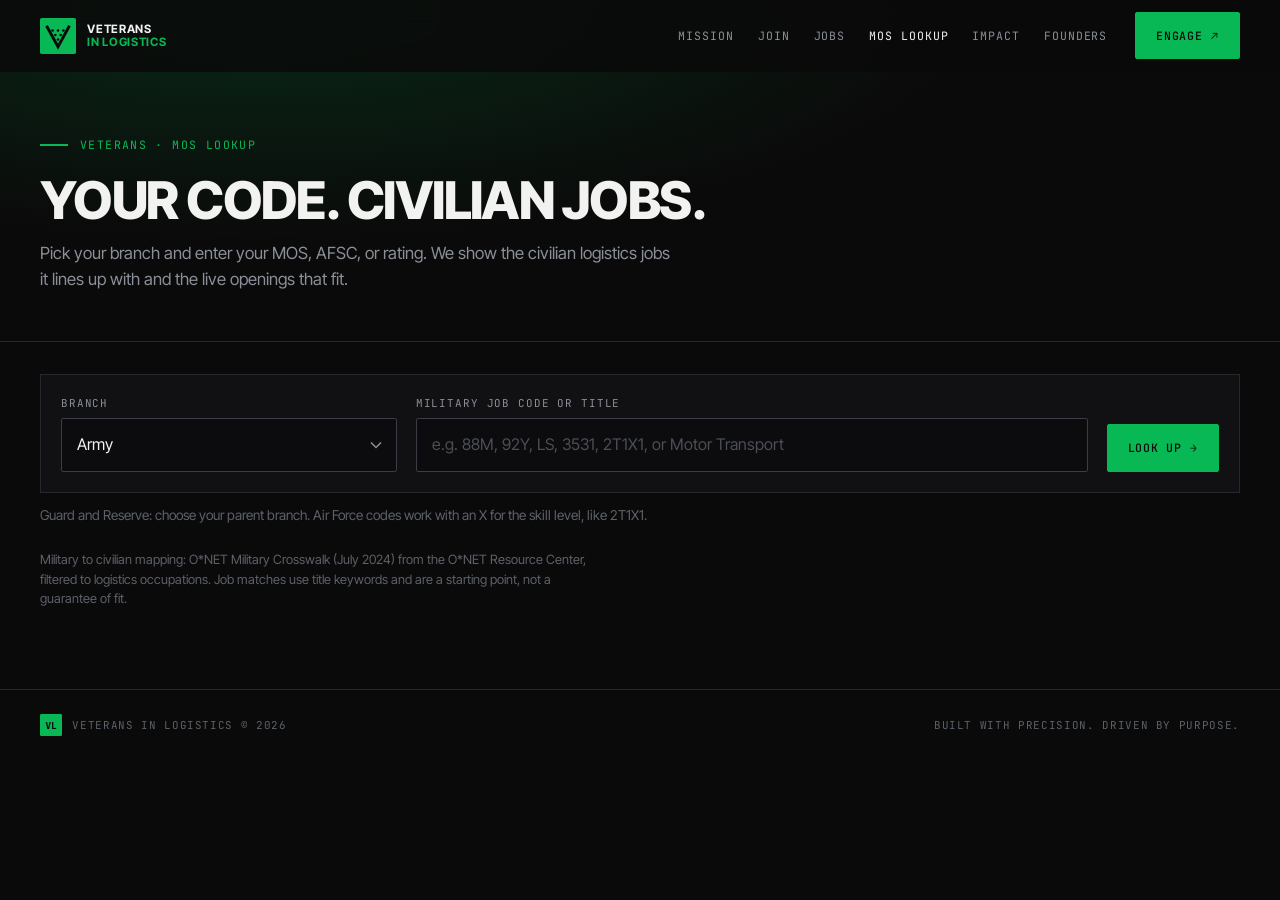
<file: mos.html>
<!DOCTYPE html>
<html lang="en">
<head>
  <meta charset="utf-8" />
  <meta name="viewport" content="width=device-width, initial-scale=1" />
  <title>MOS Lookup | Veterans in Logistics</title>
  <meta name="description" content="Match your MOS, AFSC, or rating to civilian logistics jobs and live openings." />
  <link rel="preconnect" href="https://fonts.googleapis.com" />
  <link rel="preconnect" href="https://fonts.gstatic.com" crossorigin />
  <link href="https://fonts.googleapis.com/css2?family=Inter+Tight:wght@400;500;600;700;800&family=JetBrains+Mono:wght@400;500;600;700&display=swap" rel="stylesheet" />
  <link rel="stylesheet" href="assets/css/main.css" />
  <link rel="icon" href="assets/img/logo.svg" type="image/svg+xml" />
</head>
<body>
  <header class="site-header">
    <div class="container">
      <a class="logo" href="index.html" aria-label="Veterans in Logistics home">
        <img src="assets/img/logo.svg" alt="" width="36" height="36" />
        <span class="logo-text"><span>Veterans</span><span>In Logistics</span></span>
      </a>
      <button class="nav-toggle" type="button" aria-label="Open menu" aria-expanded="false" aria-controls="site-nav">
        <span></span>
      </button>
      <nav class="nav" id="site-nav" aria-label="Primary">
        <div class="nav-links">
          <a href="index.html#mission">Mission</a>
          <a href="join.html">Join</a>
          <a href="jobs.html">Jobs</a>
          <a href="mos.html" aria-current="page">MOS Lookup</a>
          <a href="index.html#impact">Impact</a>
          <a href="founders.html">Founders</a>
        </div>
        <a class="btn btn-green" href="founders.html">Engage <span class="arrow" aria-hidden="true">↗</span></a>
      </nav>
    </div>
  </header>

  <main>
    <section class="page-hero">
      <div class="container">
        <p class="section-label">Veterans · MOS Lookup</p>
        <h1 class="section-title">Your Code. Civilian Jobs.</h1>
        <p class="section-body">
          Pick your branch and enter your MOS, AFSC, or rating. We show the civilian logistics jobs it lines up with and the
          live openings that fit.
        </p>
      </div>
    </section>

    <section class="jobs-section">
      <div class="container">
        <form class="filter-bar mos-form" id="mos-form" role="search" aria-label="Military job code lookup">
          <div class="field">
            <label for="m-branch">Branch</label>
            <select id="m-branch" name="branch" required>
              <option value="Army">Army</option>
              <option value="Navy">Navy</option>
              <option value="Air Force">Air Force</option>
              <option value="Marine Corps">Marine Corps</option>
              <option value="Coast Guard">Coast Guard</option>
              <option value="Space Force">Space Force</option>
            </select>
          </div>
          <div class="field filter-search">
            <label for="m-code">Military job code or title</label>
            <input id="m-code" name="code" type="text" placeholder="e.g. 88M, 92Y, LS, 3531, 2T1X1, or Motor Transport" autocomplete="off" required />
          </div>
          <div class="field mos-submit">
            <span class="filter-checks-label" aria-hidden="true">&nbsp;</span>
            <button class="btn btn-green" type="submit">Look Up <span class="arrow" aria-hidden="true">→</span></button>
          </div>
        </form>
        <p class="hint mos-hint">Guard and Reserve: choose your parent branch. Air Force codes work with an X for the skill level, like 2T1X1.</p>
        <div id="mos-result" aria-live="polite"></div>
        <p class="jobs-source">Military to civilian mapping: O*NET Military Crosswalk (July 2024) from the O*NET Resource Center, filtered to logistics occupations. Job matches use title keywords and are a starting point, not a guarantee of fit.</p>
      </div>
    </section>
  </main>

  <footer class="site-footer">
    <div class="container footer-inner">
      <div class="footer-brand">
        <img src="assets/img/logo-mark.svg" alt="" width="22" height="22" />
        <span>Veterans in Logistics © 2026</span>
      </div>
      <span>Built with precision. Driven by purpose.</span>
    </div>
  </footer>
  <script src="assets/js/main.js"></script>
  <script src="assets/js/jobs.js"></script>
</body>
</html>
</file>
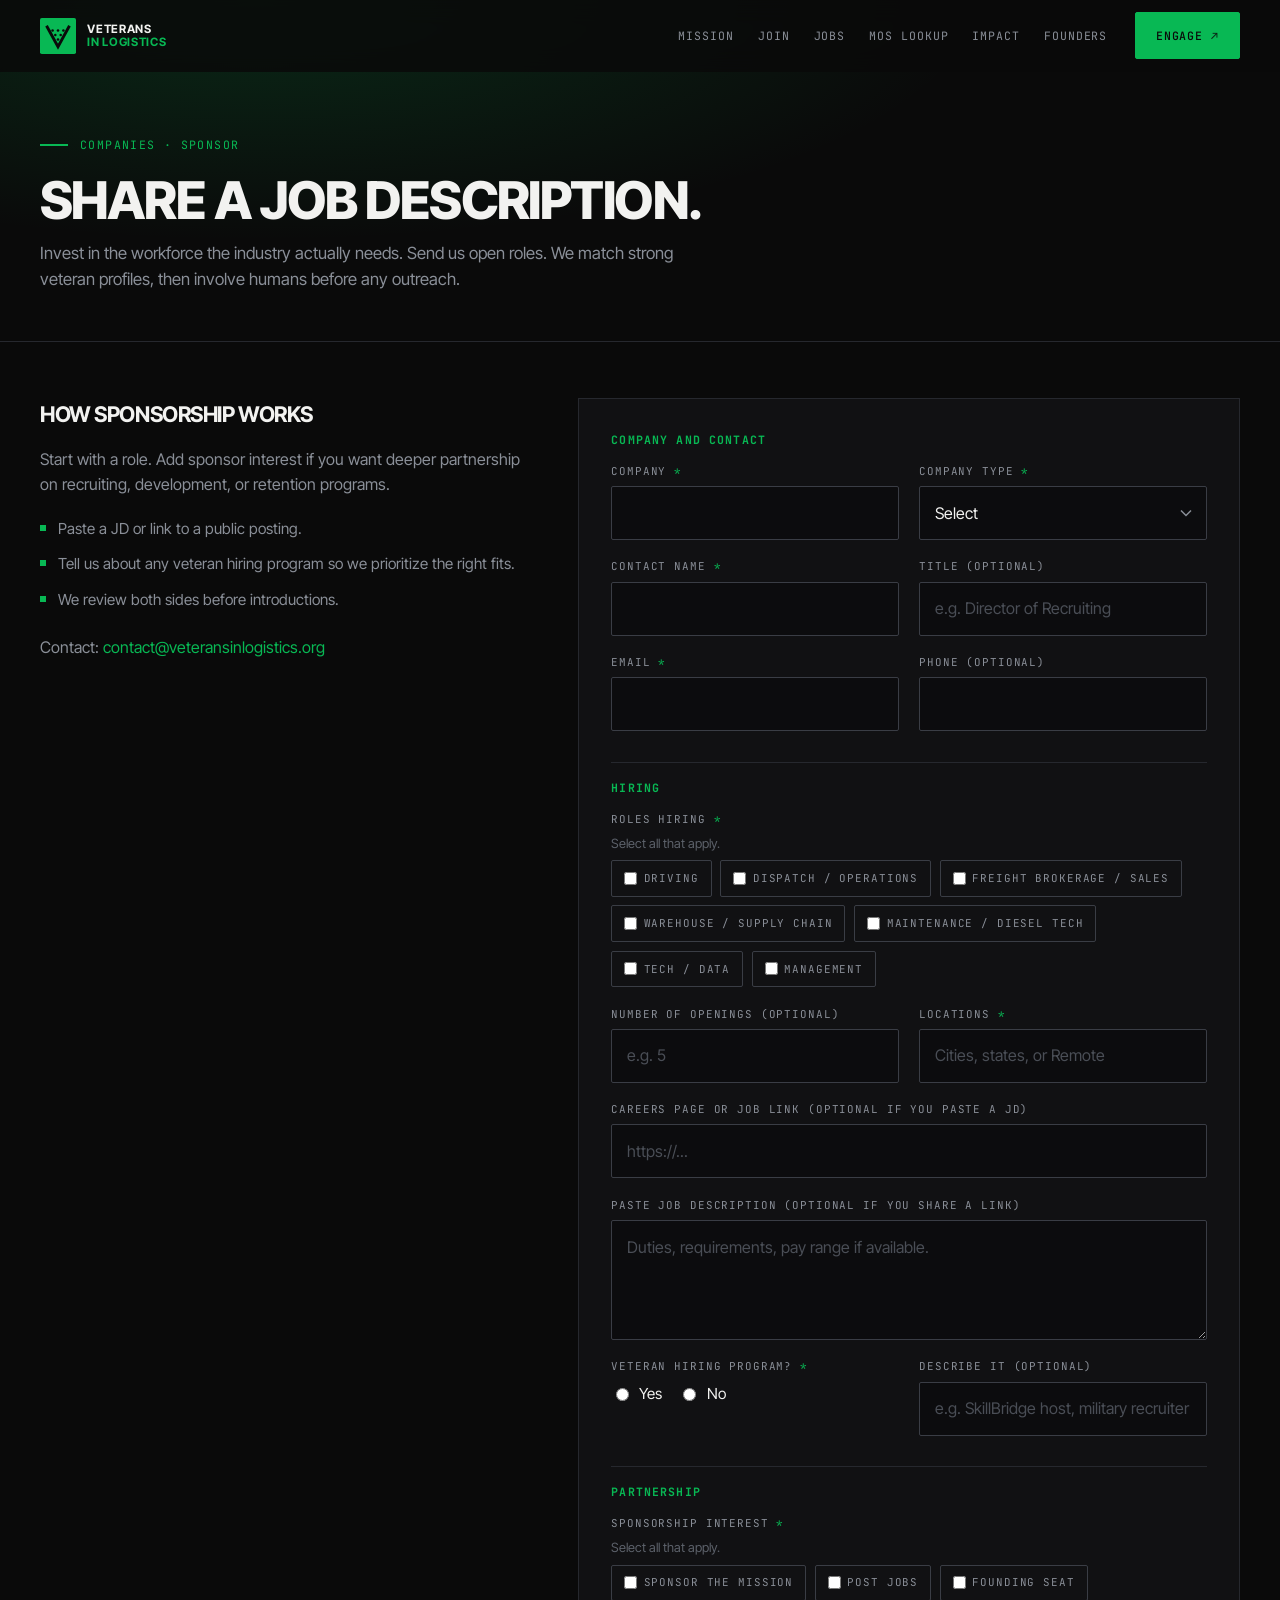
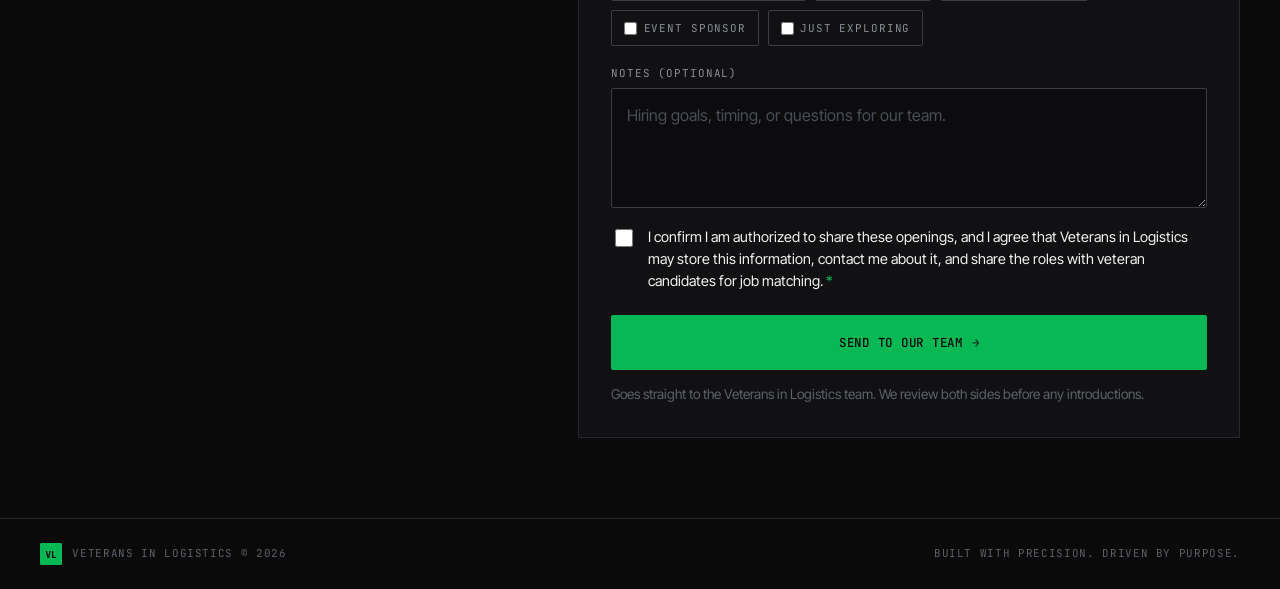
<file: sponsor.html>
<!DOCTYPE html>
<html lang="en">
<head>
  <meta charset="utf-8" />
  <meta name="referrer" content="no-referrer-when-downgrade" />
  <meta name="viewport" content="width=device-width, initial-scale=1" />
  <title>Sponsor | Veterans in Logistics</title>
  <meta name="description" content="Share job descriptions and sponsor interest. Hire mission-ready veterans into logistics careers." />
  <link rel="preconnect" href="https://fonts.googleapis.com" />
  <link rel="preconnect" href="https://fonts.gstatic.com" crossorigin />
  <link href="https://fonts.googleapis.com/css2?family=Inter+Tight:wght@400;500;600;700;800&family=JetBrains+Mono:wght@400;500;600;700&display=swap" rel="stylesheet" />
  <link rel="stylesheet" href="assets/css/main.css" />
  <link rel="icon" href="assets/img/logo.svg" type="image/svg+xml" />
</head>
<body>
  <header class="site-header">
    <div class="container">
      <a class="logo" href="index.html" aria-label="Veterans in Logistics home">
        <img src="assets/img/logo.svg" alt="" width="36" height="36" />
        <span class="logo-text"><span>Veterans</span><span>In Logistics</span></span>
      </a>
      <button class="nav-toggle" type="button" aria-label="Open menu" aria-expanded="false" aria-controls="site-nav">
        <span></span>
      </button>
      <nav class="nav" id="site-nav" aria-label="Primary">
        <div class="nav-links">
          <a href="index.html#mission">Mission</a>
          <a href="join.html">Join</a>
          <a href="jobs.html">Jobs</a>
          <a href="mos.html">MOS Lookup</a>
          <a href="index.html#impact">Impact</a>
          <a href="founders.html">Founders</a>
        </div>
        <a class="btn btn-green" href="founders.html">Engage <span class="arrow" aria-hidden="true">↗</span></a>
      </nav>
    </div>
  </header>

  <main>
    <section class="page-hero">
      <div class="container">
        <p class="section-label">Companies · Sponsor</p>
        <h1 class="section-title">Share a Job Description.</h1>
        <p class="section-body">
          Invest in the workforce the industry actually needs. Send us open roles. We match strong veteran
          profiles, then involve humans before any outreach.
        </p>
      </div>
    </section>

    <section class="form-section">
      <div class="container form-layout">
        <aside class="form-aside">
          <h2>How sponsorship works</h2>
          <p>
            Start with a role. Add sponsor interest if you want deeper partnership on recruiting, development,
            or retention programs.
          </p>
          <ul>
            <li>Paste a JD or link to a public posting.</li>
            <li>Tell us about any veteran hiring program so we prioritize the right fits.</li>
            <li>We review both sides before introductions.</li>
          </ul>
          <p style="margin-top:1.5rem;">
            Contact: <a href="mailto:contact@veteransinlogistics.org" style="color:var(--green)">contact@veteransinlogistics.org</a>
          </p>
        </aside>

        <div class="form-card">
          <div class="success-panel" role="status" aria-live="polite"></div>
          <form id="sponsor-form" action="https://formsubmit.co/60f3451a7dabcabba92fca302f1c7296" method="POST" data-form="sponsor" data-subject="VIL company / sponsor submission" novalidate>
            <input type="hidden" name="_subject" value="VIL company / sponsor submission" />
            <input type="hidden" name="_template" value="table" />
            <input type="hidden" name="_captcha" value="false" />
            <input type="hidden" name="form_name" value="sponsor" />
            <input type="hidden" name="page" value="" />
            <input type="hidden" name="utm_source" value="" />
            <input type="hidden" name="utm_medium" value="" />
            <input type="hidden" name="utm_campaign" value="" />
            <div class="hp-field" aria-hidden="true">
              <label for="sponsor_honey">Leave this field empty</label>
              <input id="sponsor_honey" type="text" name="_honey" tabindex="-1" autocomplete="off" />
            </div>

            <div class="form-grid">
              <h3 class="form-subhead">Company and contact</h3>
              <div class="field">
                <label for="company_name">Company <span class="req" aria-hidden="true">*</span></label>
                <input id="company_name" name="company_name" type="text" autocomplete="organization" required />
              </div>
              <div class="field">
                <label for="company_type">Company type <span class="req" aria-hidden="true">*</span></label>
                <select id="company_type" name="company_type" required>
                  <option value="">Select</option>
                  <option>Carrier</option>
                  <option>Broker</option>
                  <option>3PL</option>
                  <option>Shipper</option>
                  <option>Tech</option>
                  <option>Other</option>
                </select>
              </div>
              <div class="field">
                <label for="contact_name">Contact name <span class="req" aria-hidden="true">*</span></label>
                <input id="contact_name" name="contact_name" type="text" autocomplete="name" required />
              </div>
              <div class="field">
                <label for="contact_title">Title <span class="hint-inline">(optional)</span></label>
                <input id="contact_title" name="contact_title" type="text" autocomplete="organization-title" placeholder="e.g. Director of Recruiting" />
              </div>
              <div class="field">
                <label for="sponsor_email">Email <span class="req" aria-hidden="true">*</span></label>
                <input id="sponsor_email" name="email" type="email" autocomplete="email" required />
              </div>
              <div class="field">
                <label for="sponsor_phone">Phone <span class="hint-inline">(optional)</span></label>
                <input id="sponsor_phone" name="phone" type="tel" autocomplete="tel" />
              </div>

              <h3 class="form-subhead">Hiring</h3>
              <div class="field full">
                <label id="roles_label">Roles hiring <span class="req" aria-hidden="true">*</span></label>
                <p class="hint">Select all that apply.</p>
                <div class="check-group" role="group" aria-labelledby="roles_label" data-required-group="roles_hiring">
                  <label class="check-pill"><input type="checkbox" name="roles_hiring" value="Driving" /> Driving</label>
                  <label class="check-pill"><input type="checkbox" name="roles_hiring" value="Dispatch / operations" /> Dispatch / operations</label>
                  <label class="check-pill"><input type="checkbox" name="roles_hiring" value="Freight brokerage / sales" /> Freight brokerage / sales</label>
                  <label class="check-pill"><input type="checkbox" name="roles_hiring" value="Warehouse / supply chain" /> Warehouse / supply chain</label>
                  <label class="check-pill"><input type="checkbox" name="roles_hiring" value="Maintenance / diesel tech" /> Maintenance / diesel tech</label>
                  <label class="check-pill"><input type="checkbox" name="roles_hiring" value="Tech / data" /> Tech / data</label>
                  <label class="check-pill"><input type="checkbox" name="roles_hiring" value="Management" /> Management</label>
                </div>
              </div>
              <div class="field">
                <label for="openings">Number of openings <span class="hint-inline">(optional)</span></label>
                <input id="openings" name="openings" type="number" min="0" step="1" inputmode="numeric" placeholder="e.g. 5" />
              </div>
              <div class="field">
                <label for="locations">Locations <span class="req" aria-hidden="true">*</span></label>
                <input id="locations" name="locations" type="text" placeholder="Cities, states, or Remote" required />
              </div>
              <div class="field full">
                <label for="jd_url">Careers page or job link <span class="hint-inline">(optional if you paste a JD)</span></label>
                <input id="jd_url" name="jd_url" type="url" placeholder="https://..." />
              </div>
              <div class="field full">
                <label for="jd_text">Paste job description <span class="hint-inline">(optional if you share a link)</span></label>
                <textarea id="jd_text" name="jd_text" placeholder="Duties, requirements, pay range if available."></textarea>
              </div>
              <div class="field">
                <label id="vet_program_label">Veteran hiring program? <span class="req" aria-hidden="true">*</span></label>
                <div class="radio-row" role="radiogroup" aria-labelledby="vet_program_label">
                  <label><input type="radio" name="veteran_program" value="Yes" required /> Yes</label>
                  <label><input type="radio" name="veteran_program" value="No" /> No</label>
                </div>
              </div>
              <div class="field">
                <label for="veteran_program_details">Describe it <span class="hint-inline">(optional)</span></label>
                <input id="veteran_program_details" name="veteran_program_details" type="text" placeholder="e.g. SkillBridge host, military recruiter" />
              </div>

              <h3 class="form-subhead">Partnership</h3>
              <div class="field full">
                <label id="interest_label">Sponsorship interest <span class="req" aria-hidden="true">*</span></label>
                <p class="hint">Select all that apply.</p>
                <div class="check-group" role="group" aria-labelledby="interest_label" data-required-group="sponsorship_interest">
                  <label class="check-pill"><input type="checkbox" name="sponsorship_interest" value="Sponsor the mission" /> Sponsor the mission</label>
                  <label class="check-pill"><input type="checkbox" name="sponsorship_interest" value="Post jobs" /> Post jobs</label>
                  <label class="check-pill"><input type="checkbox" name="sponsorship_interest" value="Founding seat" /> Founding seat</label>
                  <label class="check-pill"><input type="checkbox" name="sponsorship_interest" value="Event sponsor" /> Event sponsor</label>
                  <label class="check-pill"><input type="checkbox" name="sponsorship_interest" value="Just exploring" /> Just exploring</label>
                </div>
              </div>
              <div class="field full">
                <label for="notes">Notes <span class="hint-inline">(optional)</span></label>
                <textarea id="notes" name="notes" placeholder="Hiring goals, timing, or questions for our team."></textarea>
              </div>
              <div class="field full">
                <label class="consent-row" for="sponsor_consent">
                  <input id="sponsor_consent" name="consent" type="checkbox" value="Agreed" required />
                  <span>I confirm I am authorized to share these openings, and I agree that Veterans in Logistics may store this information, contact me about it, and share the roles with veteran candidates for job matching. <span class="req" aria-hidden="true">*</span></span>
                </label>
              </div>
            </div>
            <div class="form-actions">
              <div class="form-error" role="alert"></div>
              <button class="btn btn-green btn-lg btn-block" type="submit">
                Send to Our Team
                <span class="arrow" aria-hidden="true">→</span>
              </button>
              <p class="form-note">
                Goes straight to the Veterans in Logistics team. We review both sides before any introductions.
              </p>
            </div>
          </form>
        </div>
      </div>
    </section>
  </main>

  <footer class="site-footer">
    <div class="container footer-inner">
      <div class="footer-brand">
        <img src="assets/img/logo-mark.svg" alt="" width="22" height="22" />
        <span>Veterans in Logistics © 2026</span>
      </div>
      <span>Built with precision. Driven by purpose.</span>
    </div>
  </footer>
  <script src="assets/js/main.js"></script>
</body>
</html>
</file>
<file: assets/css/main.css>
/* Veterans in Logistics - static rebuild */
:root {
  --bg: #0a0a0a;
  --bg-elevated: #111113;
  --bg-card: #121214;
  --green: #08b854;
  --green-dim: #069a46;
  --green-glow: rgba(8, 184, 84, 0.18);
  --off-white: #f2f2f0;
  --white: #ffffff;
  --slate: #8a8f98;
  --slate-dim: #5c616a;
  --border: #26282e;
  --border-strong: #3a3d45;
  --danger: #e85d5d;
  --font-display: "Inter Tight", system-ui, sans-serif;
  --font-mono: "JetBrains Mono", ui-monospace, monospace;
  --nav-h: 72px;
  --max: 1200px;
  --radius: 2px;
}

*, *::before, *::after { box-sizing: border-box; }

html {
  scroll-behavior: smooth;
  -webkit-text-size-adjust: 100%;
}

body {
  margin: 0;
  background: var(--bg);
  color: var(--off-white);
  font-family: var(--font-display);
  font-size: 16px;
  line-height: 1.55;
  min-height: 100vh;
}

img { max-width: 100%; display: block; }
a { color: inherit; text-decoration: none; }
button, input, select, textarea { font: inherit; color: inherit; }
ul { list-style: none; margin: 0; padding: 0; }

.container {
  width: min(100% - 2.5rem, var(--max));
  margin-inline: auto;
}

/* ---------- Header ---------- */
.site-header {
  position: fixed;
  inset: 0 0 auto 0;
  z-index: 100;
  height: var(--nav-h);
  display: flex;
  align-items: center;
  background: rgba(10, 10, 10, 0.85);
  backdrop-filter: blur(12px);
  border-bottom: 1px solid transparent;
  transition: border-color 0.2s, background 0.2s;
}
.site-header.is-scrolled {
  border-bottom-color: var(--border);
  background: rgba(10, 10, 10, 0.95);
}
.site-header .container {
  display: flex;
  align-items: center;
  justify-content: space-between;
  gap: 1.5rem;
  width: min(100% - 2rem, var(--max));
}

.logo {
  display: inline-flex;
  align-items: center;
  gap: 0.7rem;
  flex-shrink: 0;
}
.logo img { width: 36px; height: 36px; }
.logo-text {
  display: flex;
  flex-direction: column;
  line-height: 1.05;
  font-family: var(--font-display);
  font-weight: 700;
  font-size: 0.72rem;
  letter-spacing: 0.06em;
  text-transform: uppercase;
}
.logo-text span:last-child { color: var(--green); }

.nav {
  display: flex;
  align-items: center;
  gap: 1.75rem;
}
.nav-links {
  display: flex;
  align-items: center;
  gap: 1.5rem;
}
.nav-links a {
  font-family: var(--font-mono);
  font-size: 0.72rem;
  letter-spacing: 0.08em;
  text-transform: uppercase;
  color: var(--slate);
  transition: color 0.15s;
}
.nav-links a:hover,
.nav-links a[aria-current="page"] { color: var(--off-white); }

.btn {
  display: inline-flex;
  align-items: center;
  justify-content: center;
  gap: 0.55rem;
  font-family: var(--font-mono);
  font-size: 0.72rem;
  font-weight: 500;
  letter-spacing: 0.06em;
  text-transform: uppercase;
  padding: 0.85rem 1.25rem;
  border: 1.5px solid transparent;
  border-radius: var(--radius);
  cursor: pointer;
  transition: background 0.15s, color 0.15s, border-color 0.15s, transform 0.15s;
  white-space: nowrap;
  text-align: center;
}
.btn:focus-visible {
  outline: 2px solid var(--green);
  outline-offset: 3px;
}
.btn-green {
  background: var(--green);
  color: #0a0a0a;
  border-color: var(--green);
}
.btn-green:hover { background: #0ad066; border-color: #0ad066; }
.btn-solid-light {
  background: var(--off-white);
  color: #0a0a0a;
  border-color: var(--off-white);
}
.btn-solid-light:hover { background: #fff; }
.btn-outline-green {
  background: transparent;
  color: var(--green);
  border-color: var(--green);
}
.btn-outline-green:hover { background: var(--green-glow); }
.btn-outline-light {
  background: transparent;
  color: var(--off-white);
  border-color: rgba(242, 242, 240, 0.45);
}
.btn-outline-light:hover {
  border-color: var(--off-white);
  background: rgba(255, 255, 255, 0.04);
}
.btn-block { width: 100%; }
.btn-lg { padding: 1.05rem 1.75rem; font-size: 0.78rem; }
.btn .icon { width: 18px; height: 18px; flex-shrink: 0; }
.btn .arrow { opacity: 0.85; }

.nav-toggle {
  display: none;
  background: none;
  border: 1px solid var(--border-strong);
  color: var(--off-white);
  width: 42px;
  height: 42px;
  border-radius: var(--radius);
  cursor: pointer;
  align-items: center;
  justify-content: center;
}
.nav-toggle span {
  display: block;
  width: 18px;
  height: 2px;
  background: currentColor;
  position: relative;
}
.nav-toggle span::before,
.nav-toggle span::after {
  content: "";
  position: absolute;
  left: 0;
  width: 18px;
  height: 2px;
  background: currentColor;
}
.nav-toggle span::before { top: -6px; }
.nav-toggle span::after { top: 6px; }

/* ---------- Hero ---------- */
.hero {
  position: relative;
  min-height: 100vh;
  min-height: 100dvh;
  display: flex;
  flex-direction: column;
  justify-content: flex-end;
  padding: calc(var(--nav-h) + 3rem) 0 3.5rem;
  overflow: hidden;
}
.hero-bg {
  position: absolute;
  inset: 0;
  background:
    linear-gradient(180deg, rgba(10,10,10,0.55) 0%, rgba(10,10,10,0.72) 45%, rgba(10,10,10,0.92) 100%),
    linear-gradient(90deg, rgba(10,10,10,0.75) 0%, rgba(10,10,10,0.35) 55%, rgba(10,10,10,0.55) 100%),
    url("../img/hero-bg.jpg") center / cover no-repeat;
  z-index: 0;
}
.hero-bg::after {
  content: "";
  position: absolute;
  inset: 0;
  background: radial-gradient(ellipse at 70% 40%, transparent 0%, rgba(10,10,10,0.4) 70%);
  pointer-events: none;
}
.hero .container { position: relative; z-index: 1; }

.eyebrow {
  display: inline-flex;
  align-items: center;
  gap: 0.75rem;
  font-family: var(--font-mono);
  font-size: 0.72rem;
  letter-spacing: 0.12em;
  text-transform: uppercase;
  color: var(--green);
  margin: 0 0 1.25rem;
}
.eyebrow::before {
  content: "";
  width: 28px;
  height: 2px;
  background: var(--green);
  flex-shrink: 0;
}
.eyebrow.no-line::before { display: none; }

.hero-title {
  margin: 0 0 1.25rem;
  font-size: clamp(2.6rem, 8vw, 5.5rem);
  font-weight: 800;
  line-height: 0.95;
  letter-spacing: -0.03em;
  text-transform: uppercase;
  max-width: 14ch;
}
.hero-title .line-green { color: var(--green); display: block; }

.hero-lead {
  max-width: 38rem;
  margin: 0 0 2.5rem;
  color: rgba(242, 242, 240, 0.88);
  font-size: clamp(1rem, 1.6vw, 1.125rem);
  font-weight: 400;
  line-height: 1.6;
}

.hero-ctas {
  display: grid;
  grid-template-columns: repeat(3, minmax(0, 1fr));
  gap: 0.85rem;
  max-width: 920px;
}
.hero-ctas .btn {
  justify-content: space-between;
  padding: 1rem 1.1rem;
}

.ticker {
  position: relative;
  z-index: 1;
  margin-top: 3rem;
  border-top: 1px solid rgba(255,255,255,0.08);
  border-bottom: 1px solid rgba(255,255,255,0.08);
  background: rgba(0,0,0,0.35);
}
.ticker-inner {
  display: flex;
  flex-wrap: wrap;
  gap: 0.75rem 1.5rem;
  padding: 0.95rem 0;
  font-family: var(--font-mono);
  font-size: 0.68rem;
  letter-spacing: 0.08em;
  text-transform: uppercase;
  color: var(--slate);
}
.ticker-inner span { display: inline-flex; align-items: center; gap: 1.5rem; }
.ticker-inner span + span::before {
  content: "";
  width: 5px;
  height: 5px;
  border-radius: 1px;
  background: var(--green);
}

/* ---------- Sections ---------- */
.section {
  padding: 5.5rem 0;
  position: relative;
}
.section-tight { padding: 4rem 0; }
.section-label {
  display: flex;
  align-items: center;
  gap: 0.75rem;
  font-family: var(--font-mono);
  font-size: 0.72rem;
  letter-spacing: 0.12em;
  text-transform: uppercase;
  color: var(--green);
  margin: 0 0 1.25rem;
}
.section-label::before {
  content: "";
  width: 28px;
  height: 2px;
  background: var(--green);
}
.section-title {
  margin: 0 0 1rem;
  font-size: clamp(2rem, 5vw, 3.25rem);
  font-weight: 800;
  letter-spacing: -0.03em;
  text-transform: uppercase;
  line-height: 1.05;
}
.section-body {
  max-width: 40rem;
  color: var(--slate);
  margin: 0 0 2.5rem;
  font-size: 1.05rem;
}

/* Impact */
.impact-grid {
  display: grid;
  grid-template-columns: repeat(4, 1fr);
  border-top: 1px solid var(--border);
  border-bottom: 1px solid var(--border);
}
.impact-item {
  padding: 2rem 1.5rem 2rem 0;
  border-right: 1px solid var(--border);
}
.impact-item:last-child { border-right: none; padding-right: 0; }
.impact-item:not(:first-child) { padding-left: 1.5rem; }
.impact-num {
  font-family: var(--font-mono);
  font-size: clamp(2rem, 4vw, 2.75rem);
  font-weight: 500;
  letter-spacing: -0.02em;
  margin: 0 0 0.65rem;
  color: var(--off-white);
}
.impact-label {
  font-family: var(--font-mono);
  font-size: 0.68rem;
  letter-spacing: 0.1em;
  text-transform: uppercase;
  color: var(--green);
  margin: 0 0 0.4rem;
}
.impact-desc {
  margin: 0;
  color: var(--slate-dim);
  font-size: 0.92rem;
}

/* Paths */
.paths {
  padding: 0;
}
.paths-grid {
  display: grid;
  grid-template-columns: repeat(3, 1fr);
  min-height: 520px;
}
.path-card {
  position: relative;
  display: flex;
  flex-direction: column;
  justify-content: space-between;
  padding: 2.5rem 2rem;
  min-height: 480px;
  border-right: 1px solid var(--border);
  overflow: hidden;
  text-decoration: none;
  transition: background 0.2s;
}
.path-card:last-child { border-right: none; }
.path-card::before {
  content: "";
  position: absolute;
  inset: 0;
  background-size: cover;
  background-position: center;
  opacity: 0.45;
  z-index: 0;
  transition: opacity 0.25s, transform 0.35s;
}
.path-card:hover::before {
  opacity: 0.6;
  transform: scale(1.03);
}
.path-card::after {
  content: "";
  position: absolute;
  inset: 0;
  background: linear-gradient(180deg, rgba(10,10,10,0.55) 0%, rgba(10,10,10,0.88) 100%);
  z-index: 1;
}
.path-card > * { position: relative; z-index: 2; }
.path-sponsor::before { background-image: url("../img/path-sponsor.jpg"); }
.path-veteran::before { background-image: url("../img/path-veteran.jpg"); }
.path-founder::before { background-image: url("../img/path-founder.jpg"); }

.path-top { display: flex; flex-direction: column; gap: 1rem; }
.path-icon {
  width: 28px;
  height: 28px;
  color: var(--green);
}
.path-meta {
  font-family: var(--font-mono);
  font-size: 0.68rem;
  letter-spacing: 0.1em;
  text-transform: uppercase;
  color: var(--slate);
}
.path-title {
  margin: 0;
  font-size: clamp(1.35rem, 2.4vw, 1.85rem);
  font-weight: 800;
  letter-spacing: -0.02em;
  text-transform: uppercase;
  line-height: 1.1;
}
.path-title.green { color: var(--green); }
.path-desc {
  margin: 0.75rem 0 0;
  color: var(--slate);
  font-size: 0.98rem;
  max-width: 22ch;
}
.path-link {
  font-family: var(--font-mono);
  font-size: 0.72rem;
  letter-spacing: 0.08em;
  text-transform: uppercase;
  color: var(--off-white);
  display: inline-flex;
  align-items: center;
  gap: 0.4rem;
  margin-top: 2rem;
}
.path-card:hover .path-link { color: var(--green); }

/* Ledger */
.benefits {
  display: flex;
  flex-wrap: wrap;
  gap: 0.75rem 1.5rem;
  margin: 0 0 2rem;
  font-family: var(--font-mono);
  font-size: 0.72rem;
  letter-spacing: 0.04em;
  color: var(--green);
}
.benefits li {
  display: inline-flex;
  align-items: center;
  gap: 0.65rem;
}
.benefits li::before {
  content: "";
  width: 6px;
  height: 6px;
  background: var(--green);
  flex-shrink: 0;
}

.progress-row {
  display: flex;
  align-items: center;
  gap: 1rem;
  margin-bottom: 1.5rem;
}
.progress-track {
  flex: 1;
  height: 3px;
  background: var(--border);
  position: relative;
}
.progress-fill {
  position: absolute;
  left: 0;
  top: 0;
  bottom: 0;
  width: 28%;
  background: var(--green);
}
.progress-count {
  font-family: var(--font-mono);
  font-size: 0.75rem;
  color: var(--slate);
  min-width: 3rem;
  text-align: right;
}

.ledger {
  border-top: 1px solid var(--border);
  margin-bottom: 2.5rem;
}
.ledger-row {
  display: grid;
  grid-template-columns: 4rem 1.25rem 1fr auto;
  align-items: center;
  gap: 0.85rem;
  padding: 1rem 0;
  border-bottom: 1px solid var(--border);
  font-family: var(--font-mono);
  font-size: 0.78rem;
  color: var(--slate);
}
.ledger-row .lock { color: var(--green); display: flex; }
.ledger-row .status { color: var(--green); letter-spacing: 0.08em; }
.ledger-row.available {
  color: var(--slate);
  transition: color 0.15s, background 0.15s;
}
.ledger-row.available:hover {
  color: var(--off-white);
  background: rgba(8, 184, 84, 0.04);
}
.ledger-row.available .status { color: var(--slate); }
.ledger-row.available:hover .status { color: var(--green); }
.redacted {
  display: inline-flex;
  gap: 0.35rem;
  align-items: center;
}
.redacted i {
  display: inline-block;
  height: 10px;
  background: #3a3d45;
  border-radius: 1px;
}
.ledger-more {
  font-family: var(--font-mono);
  font-size: 0.72rem;
  letter-spacing: 0.08em;
  color: var(--slate-dim);
  text-align: center;
  margin: -1rem 0 2rem;
  text-transform: uppercase;
}
.ledger-cta {
  display: flex;
  justify-content: center;
}

/* ---------- Page hero (inner) ---------- */
.page-hero {
  padding: calc(var(--nav-h) + 4rem) 0 3rem;
  border-bottom: 1px solid var(--border);
  background:
    radial-gradient(ellipse at 20% 0%, var(--green-glow), transparent 50%),
    var(--bg);
}
.page-hero .section-title { margin-bottom: 0.75rem; }
.page-hero .section-body { margin-bottom: 0; }

/* ---------- Forms ---------- */
.form-section { padding: 3.5rem 0 5rem; }
.form-layout {
  display: grid;
  grid-template-columns: 1fr 1.35fr;
  gap: 3rem;
  align-items: start;
}
.form-aside h2 {
  margin: 0 0 1rem;
  font-size: 1.35rem;
  font-weight: 700;
  text-transform: uppercase;
  letter-spacing: -0.02em;
}
.form-aside p {
  color: var(--slate);
  margin: 0 0 1.25rem;
}
.form-aside ul {
  display: flex;
  flex-direction: column;
  gap: 0.75rem;
}
.form-aside li {
  display: flex;
  gap: 0.75rem;
  align-items: flex-start;
  color: var(--slate);
  font-size: 0.95rem;
}
.form-aside li::before {
  content: "";
  width: 6px;
  height: 6px;
  margin-top: 0.5rem;
  background: var(--green);
  flex-shrink: 0;
}

.form-card {
  background: var(--bg-elevated);
  border: 1px solid var(--border);
  padding: 2rem;
}
.form-grid {
  display: grid;
  grid-template-columns: 1fr 1fr;
  gap: 1.15rem 1.25rem;
}
.form-grid .full { grid-column: 1 / -1; }

.field { display: flex; flex-direction: column; gap: 0.4rem; }
.field label {
  font-family: var(--font-mono);
  font-size: 0.68rem;
  letter-spacing: 0.08em;
  text-transform: uppercase;
  color: var(--slate);
}
.field label .req { color: var(--green); }
.field .hint {
  font-size: 0.8rem;
  color: var(--slate-dim);
  margin: 0;
}
.field input,
.field select,
.field textarea {
  background: #0c0c0e;
  border: 1px solid var(--border-strong);
  border-radius: var(--radius);
  padding: 0.85rem 0.95rem;
  color: var(--off-white);
  transition: border-color 0.15s, box-shadow 0.15s;
  width: 100%;
}
.field input::placeholder,
.field textarea::placeholder { color: #4a4e56; }
.field input:focus,
.field select:focus,
.field textarea:focus {
  outline: none;
  border-color: var(--green);
  box-shadow: 0 0 0 3px var(--green-glow);
}
.field textarea { min-height: 120px; resize: vertical; }
.field select {
  appearance: none;
  background-image: url("data:image/svg+xml,%3Csvg xmlns='http://www.w3.org/2000/svg' width='12' height='8' fill='none'%3E%3Cpath d='M1 1.5L6 6.5L11 1.5' stroke='%238a8f98' stroke-width='1.5'/%3E%3C/svg%3E");
  background-repeat: no-repeat;
  background-position: right 0.9rem center;
  padding-right: 2.2rem;
}
.field input[type="file"] {
  padding: 0.65rem;
  font-family: var(--font-mono);
  font-size: 0.75rem;
}
.field input[type="file"]::file-selector-button {
  font-family: var(--font-mono);
  font-size: 0.68rem;
  letter-spacing: 0.06em;
  text-transform: uppercase;
  background: var(--border);
  color: var(--off-white);
  border: none;
  padding: 0.55rem 0.85rem;
  margin-right: 0.75rem;
  border-radius: var(--radius);
  cursor: pointer;
}

.check-group {
  display: flex;
  flex-wrap: wrap;
  gap: 0.55rem;
}
.check-pill {
  display: inline-flex;
  align-items: center;
  gap: 0.4rem;
  font-family: var(--font-mono);
  font-size: 0.68rem;
  letter-spacing: 0.04em;
  text-transform: uppercase;
  padding: 0.55rem 0.75rem;
  border: 1px solid var(--border-strong);
  border-radius: var(--radius);
  cursor: pointer;
  user-select: none;
  transition: border-color 0.15s, background 0.15s, color 0.15s;
}
.check-pill:has(input:checked) {
  border-color: var(--green);
  background: var(--green-glow);
  color: var(--green);
}
.check-pill input {
  accent-color: var(--green);
  width: auto;
  margin: 0;
}

.radio-row {
  display: flex;
  flex-wrap: wrap;
  gap: 1rem;
}
.radio-row label {
  display: inline-flex;
  align-items: center;
  gap: 0.45rem;
  font-family: var(--font-display);
  font-size: 0.95rem;
  text-transform: none;
  letter-spacing: 0;
  color: var(--off-white);
  cursor: pointer;
}
.radio-row input { accent-color: var(--green); width: auto; }

.form-actions {
  margin-top: 1.5rem;
  display: flex;
  flex-direction: column;
  gap: 0.85rem;
}
.form-note {
  font-size: 0.85rem;
  color: var(--slate-dim);
  margin: 0;
}

.success-panel {
  display: none;
  border: 1px solid var(--green);
  background: rgba(8, 184, 84, 0.08);
  padding: 2rem;
  text-align: left;
}
.success-panel.is-visible { display: block; }
.form-card.is-submitted form { display: none; }
.success-panel h3 {
  margin: 0 0 0.75rem;
  font-size: 1.25rem;
  text-transform: uppercase;
  color: var(--green);
}
.success-panel p { color: var(--slate); margin: 0 0 0.85rem; }
.success-panel .attach-callout {
  border: 1px dashed var(--green);
  padding: 1rem;
  margin: 1rem 0;
  font-family: var(--font-mono);
  font-size: 0.78rem;
  color: var(--off-white);
  line-height: 1.5;
}
.summary-pre {
  background: #0c0c0e;
  border: 1px solid var(--border);
  padding: 1rem;
  font-family: var(--font-mono);
  font-size: 0.72rem;
  color: var(--slate);
  white-space: pre-wrap;
  max-height: 220px;
  overflow: auto;
  margin: 0 0 1rem;
}

/* ---------- Form sections, consent, honeypot ---------- */
.form-subhead {
  grid-column: 1 / -1;
  margin: 0.75rem 0 -0.25rem;
  padding-top: 1rem;
  border-top: 1px solid var(--border);
  font-family: var(--font-mono);
  font-size: 0.72rem;
  letter-spacing: 0.1em;
  text-transform: uppercase;
  color: var(--green);
}
.form-subhead:first-child { margin-top: 0; padding-top: 0; border-top: none; }
.consent-row {
  display: flex;
  gap: 0.75rem;
  align-items: flex-start;
  font-size: 0.9rem;
  line-height: 1.5;
  color: var(--off-white);
  cursor: pointer;
}
.field label.consent-row {
  font-family: var(--font-display);
  font-size: 0.9rem;
  letter-spacing: 0;
  text-transform: none;
  color: var(--off-white);
}
.consent-row input {
  accent-color: var(--green);
  width: 18px !important;
  height: 18px;
  margin-top: 0.15rem;
  flex-shrink: 0;
}
.hp-field {
  position: absolute !important;
  left: -10000px !important;
  width: 1px;
  height: 1px;
  overflow: hidden;
}
.form-error {
  display: none;
  border: 1px solid var(--danger);
  color: var(--off-white);
  background: rgba(232, 93, 93, 0.08);
  padding: 0.85rem 1rem;
  font-size: 0.9rem;
}
.form-error.is-visible { display: block; }
.form-error a { color: var(--green); }
.btn[disabled] { opacity: 0.6; cursor: wait; }

/* ---------- Jobs and MOS lookup ---------- */
.jobs-meta {
  margin: 1.25rem 0 0;
  font-family: var(--font-mono);
  font-size: 0.72rem;
  letter-spacing: 0.06em;
  text-transform: uppercase;
  color: var(--slate);
}
.jobs-meta a { color: var(--green); }
.jobs-section { padding: 2rem 0 5rem; }
.filter-bar {
  display: grid;
  grid-template-columns: repeat(3, minmax(0, 1fr));
  gap: 1rem 1.15rem;
  background: var(--bg-elevated);
  border: 1px solid var(--border);
  padding: 1.25rem;
}
.filter-bar .filter-search { grid-column: 1 / -1; }
.filter-bar .filter-checks { grid-column: 1 / -1; }
.filter-checks-label {
  font-family: var(--font-mono);
  font-size: 0.68rem;
  letter-spacing: 0.08em;
  text-transform: uppercase;
  color: var(--slate);
}
.mos-form { grid-template-columns: 1fr 2fr auto; align-items: end; }
.mos-form .filter-search { grid-column: auto; }
.mos-submit .btn { height: 100%; min-height: 48px; }
.mos-hint { margin: 0.75rem 0 0; font-size: 0.85rem; color: var(--slate-dim); }
.results-bar {
  display: flex;
  align-items: center;
  justify-content: space-between;
  gap: 1rem;
  flex-wrap: wrap;
  margin: 1.5rem 0 1rem;
  scroll-margin-top: calc(var(--nav-h) + 1rem);
}
.results-count {
  margin: 0;
  font-family: var(--font-mono);
  font-size: 0.75rem;
  letter-spacing: 0.06em;
  text-transform: uppercase;
  color: var(--off-white);
}
.btn-sm { padding: 0.55rem 0.9rem; font-size: 0.66rem; }
.soc-note { color: var(--slate); font-size: 0.9rem; margin: 0 0 1rem; }
.soc-note a { color: var(--green); }
.job-list {
  list-style: none;
  margin: 0;
  padding: 0;
  display: grid;
  grid-template-columns: repeat(2, minmax(0, 1fr));
  gap: 1rem;
}
.job-card {
  background: var(--bg-card);
  border: 1px solid var(--border);
  padding: 1.15rem 1.25rem;
  display: flex;
  flex-direction: column;
  gap: 0.45rem;
  transition: border-color 0.15s;
}
.job-card:hover { border-color: var(--border-strong); }
.job-top { display: flex; justify-content: space-between; gap: 0.75rem; align-items: flex-start; }
.job-title { margin: 0; font-size: 1.02rem; font-weight: 600; line-height: 1.3; }
.job-title a { color: var(--off-white); text-decoration: none; }
.job-title a:hover { color: var(--green); }
.job-employer { margin: 0; color: var(--green); font-weight: 600; font-size: 0.92rem; }
.job-meta { margin: 0; display: flex; flex-wrap: wrap; gap: 0.35rem 1rem; color: var(--slate); font-size: 0.86rem; }
.job-tags { display: flex; flex-wrap: wrap; gap: 0.4rem; margin-top: 0.15rem; }
.tag {
  font-family: var(--font-mono);
  font-size: 0.62rem;
  letter-spacing: 0.06em;
  text-transform: uppercase;
  border: 1px solid var(--border-strong);
  color: var(--slate);
  padding: 0.25rem 0.5rem;
  white-space: nowrap;
}
.tag-green { border-color: var(--green); color: var(--green); }
.job-apply {
  margin-top: auto;
  padding-top: 0.5rem;
  font-family: var(--font-mono);
  font-size: 0.7rem;
  letter-spacing: 0.06em;
  text-transform: uppercase;
  color: var(--off-white);
  text-decoration: none;
}
.job-apply:hover { color: var(--green); }
.job-cta { border-color: var(--green); background: rgba(8, 184, 84, 0.06); }
.job-cta p { margin: 0 0 0.5rem; color: var(--slate); font-size: 0.9rem; }
.job-cta .btn { align-self: flex-start; }
.pager { display: flex; align-items: center; justify-content: center; gap: 1rem; margin: 1.75rem 0 0; }
.pager-label { font-family: var(--font-mono); font-size: 0.72rem; color: var(--slate); text-transform: uppercase; letter-spacing: 0.06em; }
.cta-card {
  margin-top: 2.5rem;
  border: 1px solid var(--green);
  background: rgba(8, 184, 84, 0.06);
  padding: 1.75rem;
  display: flex;
  align-items: center;
  justify-content: space-between;
  gap: 1.5rem;
  flex-wrap: wrap;
}
.cta-card h2 { margin: 0 0 0.4rem; font-size: 1.4rem; text-transform: uppercase; letter-spacing: -0.02em; }
.cta-card p { margin: 0; color: var(--slate); max-width: 56ch; }
.jobs-source { margin: 1.5rem 0 0; color: var(--slate-dim); font-size: 0.8rem; max-width: 80ch; }
.mos-card { margin-top: 1.5rem; background: var(--bg-elevated); border: 1px solid var(--border); padding: 1.5rem; }
.mos-card .section-label { margin-bottom: 0.5rem; }
.mos-title { margin: 0 0 0.5rem; font-size: 1.5rem; text-transform: uppercase; letter-spacing: -0.02em; }
.mos-sub { margin: 0 0 0.75rem; color: var(--slate); }
.onet-list { list-style: none; margin: 0; padding: 0; display: flex; flex-direction: column; gap: 0.5rem; }
.onet-list li { display: flex; justify-content: space-between; gap: 1rem; align-items: center; border-top: 1px solid var(--border); padding-top: 0.5rem; }
.onet-title { color: var(--off-white); }
.mos-actions { display: flex; gap: 0.75rem; flex-wrap: wrap; margin-top: 1rem; }
.mos-card .check-pill { background: transparent; color: var(--off-white); text-align: left; }
@media (max-width: 760px) {
  .filter-bar { grid-template-columns: 1fr 1fr; padding: 1rem; }
  .filter-bar .field:nth-child(4) { grid-column: 1 / -1; }
  .mos-form { grid-template-columns: 1fr; }
  .job-list { grid-template-columns: 1fr; }
  .cta-card { padding: 1.25rem; }
  .onet-list li { flex-direction: column; align-items: flex-start; gap: 0.3rem; }
}

/* ---------- Footer ---------- */
.site-footer {
  border-top: 1px solid var(--border);
  padding: 1.5rem 0;
}
.footer-inner {
  display: flex;
  align-items: center;
  justify-content: space-between;
  gap: 1rem;
  flex-wrap: wrap;
  font-family: var(--font-mono);
  font-size: 0.68rem;
  letter-spacing: 0.06em;
  text-transform: uppercase;
  color: var(--slate-dim);
}
.footer-brand {
  display: inline-flex;
  align-items: center;
  gap: 0.65rem;
}
.footer-brand img { width: 22px; height: 22px; }

/* ---------- Utilities ---------- */
.sr-only {
  position: absolute;
  width: 1px;
  height: 1px;
  padding: 0;
  margin: -1px;
  overflow: hidden;
  clip: rect(0,0,0,0);
  border: 0;
}

/* ---------- Responsive ---------- */
@media (max-width: 960px) {
  .hero-ctas { grid-template-columns: 1fr; max-width: 420px; }
  .impact-grid { grid-template-columns: 1fr 1fr; }
  .impact-item {
    border-right: none;
    padding: 1.5rem 1rem 1.5rem 0 !important;
  }
  .impact-item:nth-child(odd) { border-right: 1px solid var(--border); padding-right: 1rem !important; }
  .impact-item:nth-child(-n+2) { border-bottom: 1px solid var(--border); }
  .paths-grid { grid-template-columns: 1fr; }
  .path-card { border-right: none; border-bottom: 1px solid var(--border); min-height: 360px; }
  .form-layout { grid-template-columns: 1fr; gap: 2rem; }
}

@media (max-width: 760px) {
  .nav-toggle { display: inline-flex; }
  .nav {
    position: fixed;
    inset: var(--nav-h) 0 auto 0;
    background: rgba(10,10,10,0.98);
    border-bottom: 1px solid var(--border);
    padding: 1.25rem 1.25rem 1.5rem;
    flex-direction: column;
    align-items: stretch;
    gap: 1rem;
    display: none;
  }
  .nav.is-open { display: flex; }
  .nav-links { flex-direction: column; align-items: flex-start; gap: 1rem; }
  .nav .btn { width: 100%; }
  .form-grid { grid-template-columns: 1fr; }
  .ledger-row {
    grid-template-columns: 3.25rem 1rem 1fr;
    grid-template-rows: auto auto;
  }
  .ledger-row .status { grid-column: 3; justify-self: end; }
  .benefits { flex-direction: column; gap: 0.65rem; }
}

@media (max-width: 520px) {
  .impact-grid { grid-template-columns: 1fr; }
  .impact-item,
  .impact-item:nth-child(odd) {
    border-right: none !important;
    padding: 1.25rem 0 !important;
    border-bottom: 1px solid var(--border);
  }
  .impact-item:last-child { border-bottom: none; }
  .logo-text { display: none; }
  .hero { padding-bottom: 2rem; }
  .form-card { padding: 1.25rem; }
}
</file>
